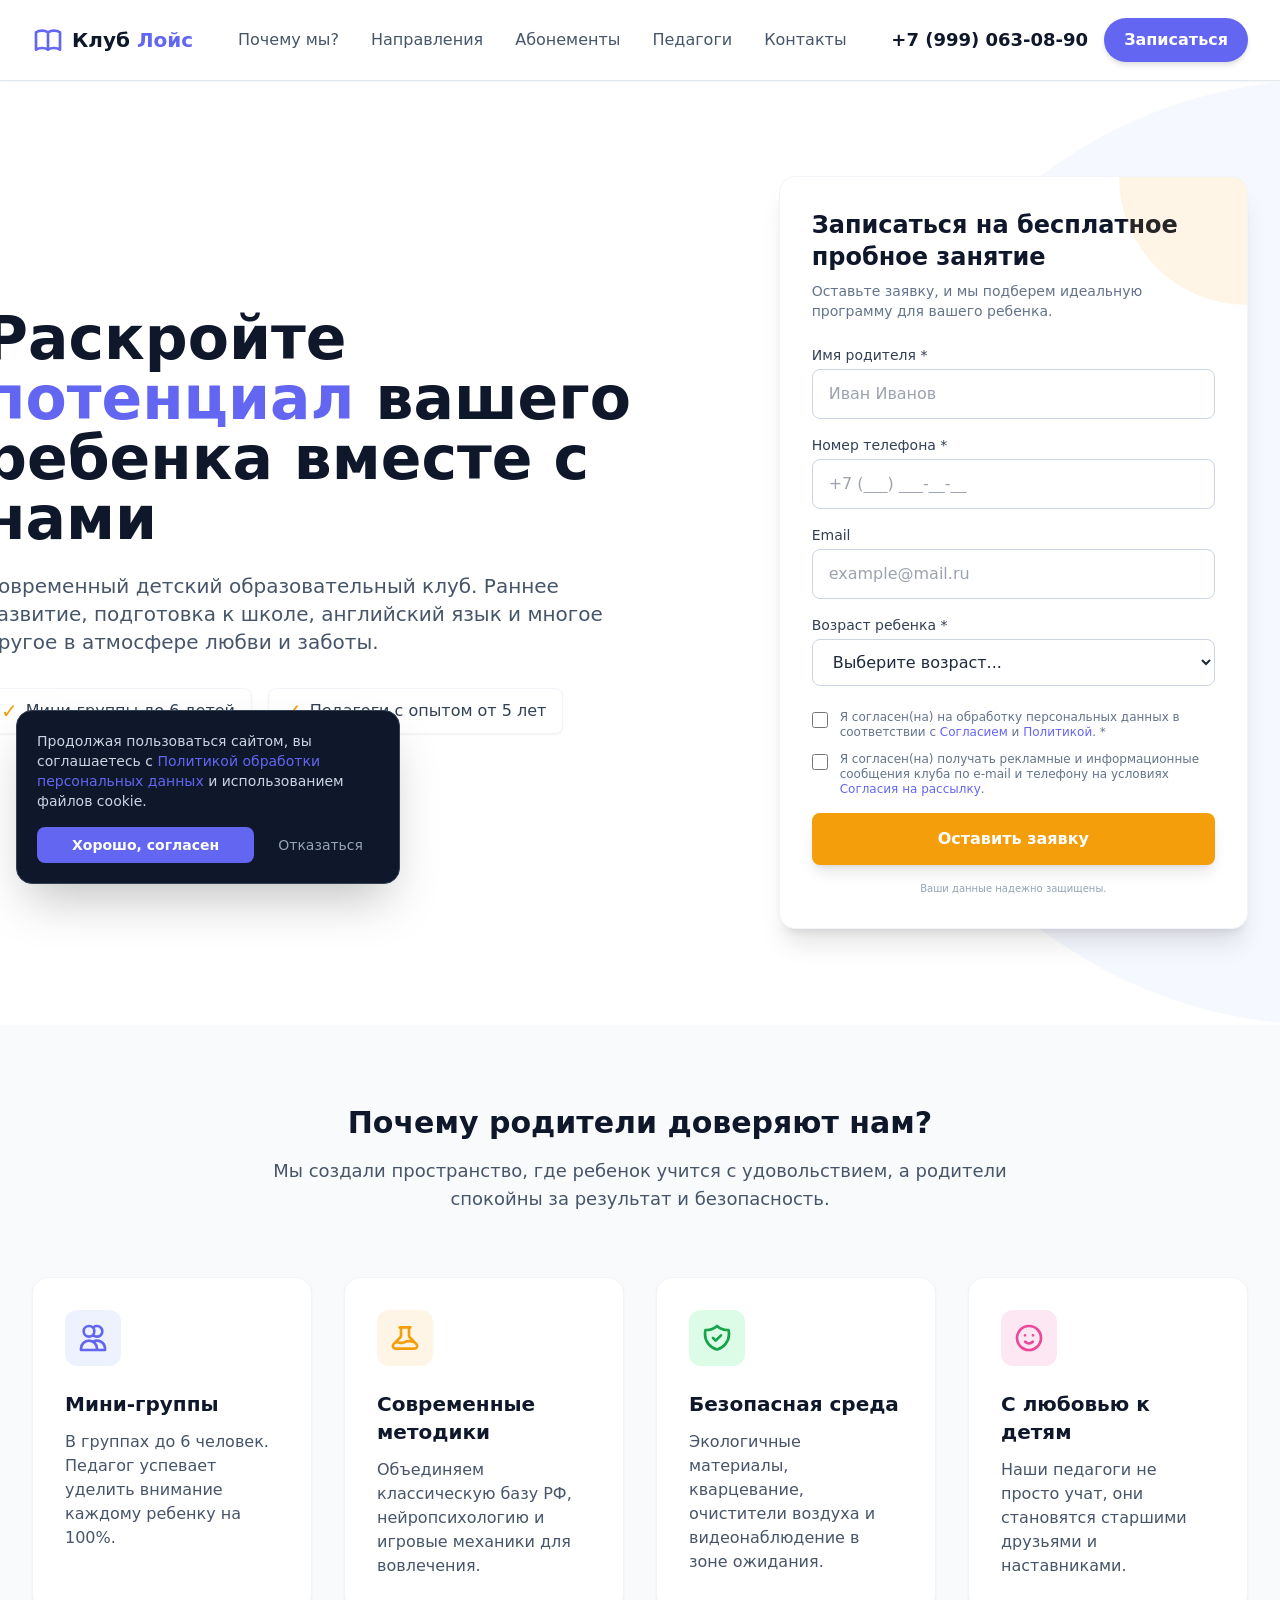
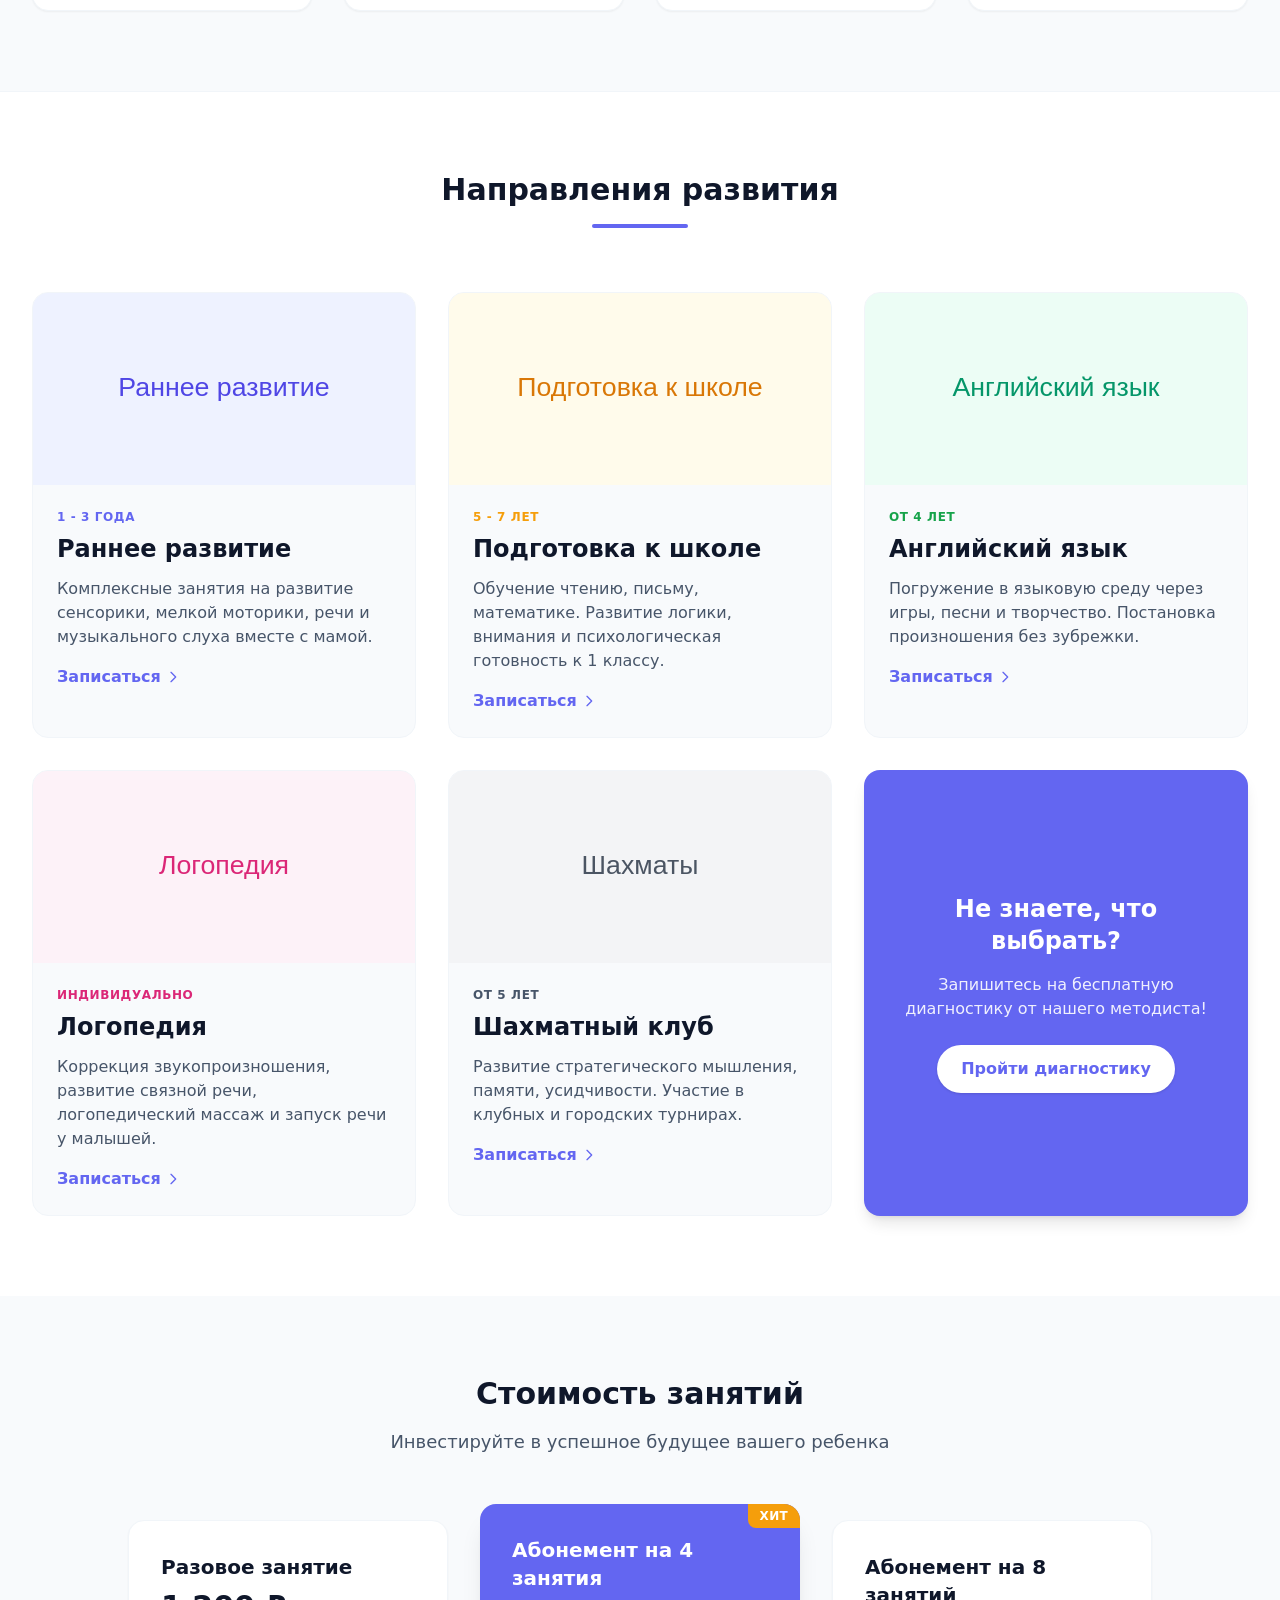
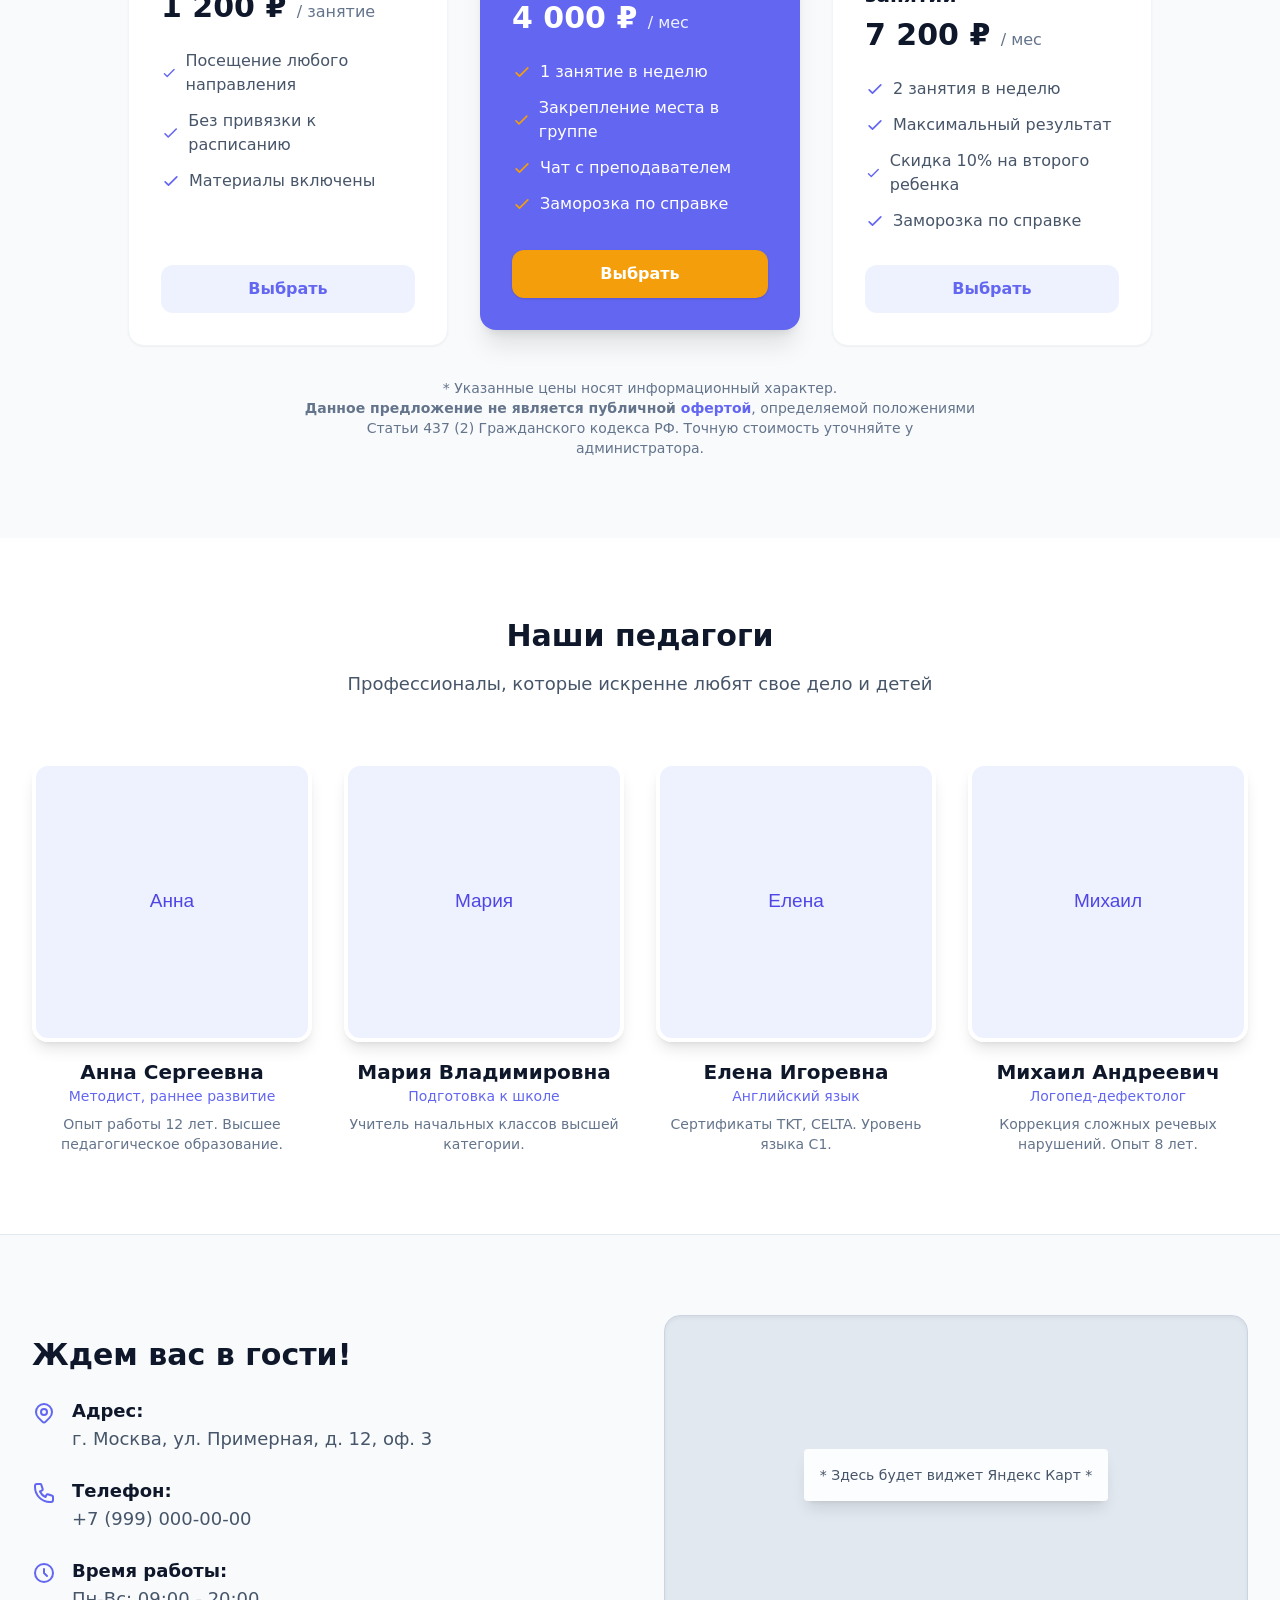
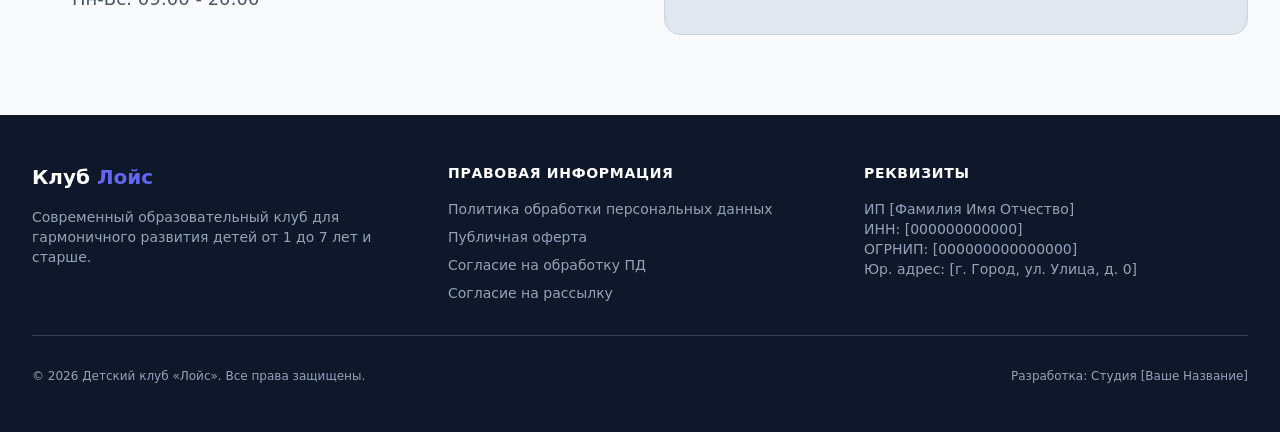
<file: index.html>
<!DOCTYPE html>
<html lang="ru" class="scroll-smooth scroll-pt-20">
<head>
    <meta charset="UTF-8">
    <meta name="viewport" content="width=device-width, initial-scale=1.0">
    <title>Детский клуб «Лойс» | Развитие, шахматы, английский, подготовка к школе</title>
    <meta name="description" content="1Современный детский образовательный клуб. Раннее развитие, подготовка к школе, английский язык, шахматы и логопедия. Запишитесь на пробное занятие!">
    
    <link rel="stylesheet" href="assets/tailwind.css">
    <style>
        /* Базовые стили и кастомный скроллбар */
                body { font-family: system-ui, -apple-system, 'Segoe UI', Roboto, Arial, sans-serif; -webkit-font-smoothing: antialiased; }
        
        ::-webkit-scrollbar { width: 8px; }
        ::-webkit-scrollbar-track { background: #f1f1f1; }
        ::-webkit-scrollbar-thumb { background: #cbd5e1; border-radius: 4px; }
        ::-webkit-scrollbar-thumb:hover { background: #94a3b8; }

        .glass-effect {
            background: rgba(255, 255, 255, 0.95);
            backdrop-filter: blur(10px);
        }
        
        /* Скрытие секций для SPA-роутинга */
        .page-section { display: none; }
        .page-section.active { display: block; animation: fadeIn 0.3s ease-in-out; }
        
        @keyframes fadeIn {
            from { opacity: 0; transform: translateY(10px); }
            to { opacity: 1; transform: translateY(0); }
        }
    </style>

    <!-- Яндекс Метрика подключается скриптом ниже только после согласия на cookie -->
</head>
<body class="bg-slate-50 text-slate-800">

    <!-- HEADER -->
    <header class="fixed w-full top-0 z-50 glass-effect border-b border-slate-200 shadow-sm transition-all">
        <div class="max-w-7xl mx-auto px-4 sm:px-6 lg:px-8">
            <div class="flex justify-between items-center h-20">
                <!-- Логотип -->
                <div class="flex-shrink-0 flex items-center cursor-pointer" onclick="navigate('home')">
                    <svg class="h-8 w-8 text-brand" fill="none" viewBox="0 0 24 24" stroke="currentColor" stroke-width="2">
                        <path stroke-linecap="round" stroke-linejoin="round" d="M12 6.253v13m0-13C10.832 5.477 9.246 5 7.5 5S4.168 5.477 3 6.253v13C4.168 18.477 5.754 18 7.5 18s3.332.477 4.5 1.253m0-13C13.168 5.477 14.754 5 16.5 5c1.747 0 3.332.477 4.5 1.253v13C19.832 18.477 18.247 18 16.5 18c-1.746 0-3.332.477-4.5 1.253" />
                    </svg>
                    <span class="ml-2 text-xl font-bold text-slate-900">Клуб <span class="text-brand">Лойс</span></span>
                </div>

                <!-- Десктопное меню -->
                <nav class="hidden md:flex space-x-8">
                    <a href="#why-us" class="text-slate-600 hover:text-brand font-medium transition" onclick="navigate('home', 'why-us'); return false;">Почему мы?</a>
                    <a href="#directions" class="text-slate-600 hover:text-brand font-medium transition" onclick="navigate('home', 'directions'); return false;">Направления</a>
                    <a href="#prices" class="text-slate-600 hover:text-brand font-medium transition" onclick="navigate('home', 'prices'); return false;">Абонементы</a>
                    <a href="#team" class="text-slate-600 hover:text-brand font-medium transition" onclick="navigate('home', 'team'); return false;">Педагоги</a>
                    <a href="#contacts" class="text-slate-600 hover:text-brand font-medium transition" onclick="navigate('home', 'contacts'); return false;">Контакты</a>
                </nav>

                <!-- Телефон и Кнопка -->
                <div class="hidden md:flex items-center space-x-4">
                    <a href="tel:+79376010310" class="text-lg font-bold text-slate-900">+7 (999) 063-08-90</a>
                    <a href="#lead-form" class="bg-brand hover:bg-brand-dark text-white px-5 py-2.5 rounded-full font-semibold shadow-md hover:shadow-lg transition transform hover:-translate-y-0.5" onclick="navigate('home', 'lead-form'); return false;">
                        Записаться
                    </a>
                </div>

                <!-- Бургер кнопка (Мобильный) -->
                <div class="md:hidden flex items-center">
                    <button id="mobile-menu-btn" class="text-slate-600 hover:text-brand focus:outline-none p-2">
                        <svg class="h-7 w-7" fill="none" viewBox="0 0 24 24" stroke="currentColor">
                            <path stroke-linecap="round" stroke-linejoin="round" stroke-width="2" d="M4 6h16M4 12h16M4 18h16" />
                        </svg>
                    </button>
                </div>
            </div>
        </div>

        <!-- Мобильное меню -->
        <div id="mobile-menu" class="hidden md:hidden bg-white border-t border-slate-100 shadow-xl absolute w-full">
            <div class="px-4 pt-2 pb-6 space-y-2">
                <a href="#why-us" class="block px-3 py-3 text-base font-medium text-slate-700 hover:bg-brand-light hover:text-brand rounded-lg" onclick="closeMobileMenu(); navigate('home', 'why-us'); return false;">Почему мы?</a>
                <a href="#directions" class="block px-3 py-3 text-base font-medium text-slate-700 hover:bg-brand-light hover:text-brand rounded-lg" onclick="closeMobileMenu(); navigate('home', 'directions'); return false;">Направления</a>
                <a href="#prices" class="block px-3 py-3 text-base font-medium text-slate-700 hover:bg-brand-light hover:text-brand rounded-lg" onclick="closeMobileMenu(); navigate('home', 'prices'); return false;">Абонементы</a>
                <a href="#team" class="block px-3 py-3 text-base font-medium text-slate-700 hover:bg-brand-light hover:text-brand rounded-lg" onclick="closeMobileMenu(); navigate('home', 'team'); return false;">Педагоги</a>
                <a href="#contacts" class="block px-3 py-3 text-base font-medium text-slate-700 hover:bg-brand-light hover:text-brand rounded-lg" onclick="closeMobileMenu(); navigate('home', 'contacts'); return false;">Контакты</a>
                <a href="tel:+79376010310" class="block px-3 py-3 text-lg font-bold text-brand rounded-lg">+7 (999) 063-08-90</a>
            </div>
        </div>
    </header>

    <!-- ================= MAIN PAGE (LANDING) ================= -->
    <main id="home" class="page-section active pt-20">
        
        <!-- 1. HERO SECTION & FORM -->
        <section class="relative bg-white overflow-hidden">
            <div class="absolute inset-y-0 right-0 w-1/2 bg-brand-light rounded-l-full opacity-50 transform translate-x-1/3"></div>
            
            <div class="max-w-7xl mx-auto px-4 sm:px-6 lg:px-8 py-16 lg:py-24 relative z-10">
                <div class="lg:grid lg:grid-cols-12 lg:gap-16 items-center">
                    
                    <!-- Текст -->
                    <div class="lg:col-span-7 mb-12 lg:mb-0 lg:-mt-16 lg:-ml-8 xl:-ml-12">
                        <h1 class="text-4xl sm:text-5xl lg:text-6xl font-extrabold text-slate-900 leading-tight mb-6">
                            Раскройте <span class="text-brand">потенциал</span> вашего ребенка вместе с нами
                        </h1>
                        <p class="text-lg sm:text-xl text-slate-600 mb-8 max-w-2xl leading-relaxed">
                            Современный детский образовательный клуб. Раннее развитие, подготовка к школе, английский язык и многое другое в атмосфере любви и заботы.
                        </p>
                        <div class="flex flex-wrap gap-4">
                            <div class="flex items-center text-slate-700 font-medium bg-white px-4 py-2 rounded-lg shadow-sm border border-slate-100">
                                <span class="text-accent text-xl mr-2">✓</span> Мини-группы до 6 детей
                            </div>
                            <div class="flex items-center text-slate-700 font-medium bg-white px-4 py-2 rounded-lg shadow-sm border border-slate-100">
                                <span class="text-accent text-xl mr-2">✓</span> Педагоги с опытом от 5 лет
                            </div>
                        </div>
                    </div>

                    <!-- Форма заявки -->
                    <div class="lg:col-span-5" id="lead-form">
                        <div class="bg-white rounded-2xl shadow-xl border border-slate-100 p-8 relative overflow-hidden">
                            <div class="absolute top-0 right-0 w-32 h-32 bg-accent opacity-10 rounded-bl-full"></div>
                            
                            <h3 class="text-2xl font-bold text-slate-900 mb-2">Записаться на бесплатное пробное занятие</h3>
                            <p class="text-slate-500 mb-6 text-sm">Оставьте заявку, и мы подберем идеальную программу для вашего ребенка.</p>
                            
                            <!-- Важно: форма без иностранных сервисов, отправка перехватывается JS -->
                            <form id="main-application-form" class="space-y-4">
                                <div>
                                    <label for="parent_name" class="block text-sm font-medium text-slate-700 mb-1">Имя родителя *</label>
                                    <input type="text" id="parent_name" name="parent_name" required class="w-full px-4 py-3 rounded-lg border border-slate-300 focus:ring-2 focus:ring-brand focus:border-brand transition outline-none" placeholder="Иван Иванов">
                                </div>
                                <div>
                                    <label for="phone" class="block text-sm font-medium text-slate-700 mb-1">Номер телефона *</label>
                                    <input type="tel" id="phone" name="phone" required class="w-full px-4 py-3 rounded-lg border border-slate-300 focus:ring-2 focus:ring-brand focus:border-brand transition outline-none" placeholder="+7 (___) ___-__-__">
                                </div>
                                <div>
                                    <label for="email" class="block text-sm font-medium text-slate-700 mb-1">Email</label>
                                    <input type="email" id="email" name="email" class="w-full px-4 py-3 rounded-lg border border-slate-300 focus:ring-2 focus:ring-brand focus:border-brand transition outline-none" placeholder="example@mail.ru">
                                </div>
                                <div>
                                    <label for="child_age" class="block text-sm font-medium text-slate-700 mb-1">Возраст ребенка *</label>
                                    <select id="child_age" name="child_age" required class="w-full px-4 py-3 rounded-lg border border-slate-300 focus:ring-2 focus:ring-brand focus:border-brand transition outline-none bg-white">
                                        <option value="">Выберите возраст...</option>
                                        <option value="1-3">От 1 до 3 лет (Раннее развитие)</option>
                                        <option value="4-5">4-5 лет</option>
                                        <option value="5-7">5-7 лет (Подготовка к школе)</option>
                                        <option value="7+">Старше 7 лет</option>
                                    </select>
                                </div>
                                
                                <!-- ЮРИДИЧЕСКИЕ ЧЕКБОКСЫ -->
                                <div class="space-y-3 pt-2">
                                    <!-- Чекбокс 1: Обработка ПД (Обязательный, НЕ предзаполнен) -->
                                    <div class="flex items-start">
                                        <div class="flex items-center h-5">
                                            <input id="pd_agreement" name="pd_agreement" type="checkbox" required class="w-4 h-4 text-brand border-slate-300 rounded focus:ring-brand">
                                        </div>
                                        <label for="pd_agreement" class="ml-3 text-xs text-slate-500 leading-tight">
                                            Я согласен(на) на обработку персональных данных в соответствии с <a href="consent.html" target="_blank" class="text-brand hover:underline font-medium">Согласием</a> и <a href="privacy.html" target="_blank" class="text-brand hover:underline font-medium">Политикой</a>. *
                                        </label>
                                    </div>
                                    <!-- Чекбокс 2: Рекламная рассылка (Опциональный, НЕ предзаполнен) -->
                                    <div class="flex items-start">
                                        <div class="flex items-center h-5">
                                            <input id="promo_agreement" name="promo_agreement" type="checkbox" class="w-4 h-4 text-brand border-slate-300 rounded focus:ring-brand">
                                        </div>
                                        <label for="promo_agreement" class="ml-3 text-xs text-slate-500 leading-tight">
                                            Я согласен(на) получать рекламные и информационные сообщения клуба по e-mail и телефону на условиях <a href="consent-mailing.html" target="_blank" class="text-brand hover:underline font-medium">Согласия на рассылку</a>.
                                        </label>
                                    </div>
                                </div>

                                <button type="submit" class="w-full bg-accent hover:bg-accent-dark text-white font-bold py-3.5 px-4 rounded-lg shadow-lg hover:shadow-xl transition transform hover:-translate-y-0.5 mt-2">
                                    Оставить заявку
                                </button>
                                <p class="text-[10px] text-slate-400 text-center mt-2">Ваши данные надежно защищены.</p>
                            </form>
                            
                            <!-- Сообщение об успехе (скрыто) -->
                            <div id="form-success" class="hidden absolute inset-0 bg-white flex-col items-center justify-center p-8 text-center">
                                <div class="w-16 h-16 bg-green-100 rounded-full flex items-center justify-center mb-4 text-green-500">
                                    <svg class="w-8 h-8" fill="none" viewBox="0 0 24 24" stroke="currentColor"><path stroke-linecap="round" stroke-linejoin="round" stroke-width="2" d="M5 13l4 4L19 7"></path></svg>
                                </div>
                                <h4 class="text-2xl font-bold text-slate-900 mb-2">Заявка отправлена!</h4>
                                <p class="text-slate-600 mb-6">Мы свяжемся с вами в течение 15 минут в рабочее время.</p>
                                <button onclick="document.getElementById('form-success').classList.add('hidden');document.getElementById('form-success').classList.remove('flex'); document.getElementById('main-application-form').reset();" class="text-brand font-medium hover:underline">Отправить еще одну</button>
                            </div>
                        </div>
                    </div>
                </div>
            </div>
        </section>

        <!-- 2. ПОЧЕМУ МЫ? -->
        <section id="why-us" class="py-20 bg-slate-50">
            <div class="max-w-7xl mx-auto px-4 sm:px-6 lg:px-8">
                <div class="text-center max-w-3xl mx-auto mb-16">
                    <h2 class="text-3xl font-bold text-slate-900 mb-4">Почему родители доверяют нам?</h2>
                    <p class="text-lg text-slate-600">Мы создали пространство, где ребенок учится с удовольствием, а родители спокойны за результат и безопасность.</p>
                </div>
                
                <div class="grid md:grid-cols-2 lg:grid-cols-4 gap-8">
                    <!-- Card 1 -->
                    <div class="bg-white p-8 rounded-2xl shadow-sm border border-slate-100 hover:shadow-md transition">
                        <div class="w-14 h-14 bg-brand-light rounded-xl flex items-center justify-center text-brand mb-6">
                            <svg class="w-8 h-8" fill="none" viewBox="0 0 24 24" stroke="currentColor"><path stroke-linecap="round" stroke-linejoin="round" stroke-width="2" d="M12 4.354a4 4 0 110 5.292M15 21H3v-1a6 6 0 0112 0v1zm0 0h6v-1a6 6 0 00-9-5.197M13 7a4 4 0 11-8 0 4 4 0 018 0z"></path></svg>
                        </div>
                        <h3 class="text-xl font-bold text-slate-900 mb-3">Мини-группы</h3>
                        <p class="text-slate-600">В группах до 6 человек. Педагог успевает уделить внимание каждому ребенку на 100%.</p>
                    </div>
                    <!-- Card 2 -->
                    <div class="bg-white p-8 rounded-2xl shadow-sm border border-slate-100 hover:shadow-md transition">
                        <div class="w-14 h-14 bg-accent/10 rounded-xl flex items-center justify-center text-accent mb-6">
                            <svg class="w-8 h-8" fill="none" viewBox="0 0 24 24" stroke="currentColor"><path stroke-linecap="round" stroke-linejoin="round" stroke-width="2" d="M19.428 15.428a2 2 0 00-1.022-.547l-2.387-.477a6 6 0 00-3.86.517l-.318.158a6 6 0 01-3.86.517L6.05 15.21a2 2 0 00-1.806.547M8 4h8l-1 1v5.172a2 2 0 00.586 1.414l5 5c1.26 1.26.367 3.414-1.415 3.414H4.828c-1.782 0-2.674-2.154-1.414-3.414l5-5A2 2 0 009 10.172V5L8 4z"></path></svg>
                        </div>
                        <h3 class="text-xl font-bold text-slate-900 mb-3">Современные методики</h3>
                        <p class="text-slate-600">Объединяем классическую базу РФ, нейропсихологию и игровые механики для вовлечения.</p>
                    </div>
                    <!-- Card 3 -->
                    <div class="bg-white p-8 rounded-2xl shadow-sm border border-slate-100 hover:shadow-md transition">
                        <div class="w-14 h-14 bg-green-100 rounded-xl flex items-center justify-center text-green-600 mb-6">
                            <svg class="w-8 h-8" fill="none" viewBox="0 0 24 24" stroke="currentColor"><path stroke-linecap="round" stroke-linejoin="round" stroke-width="2" d="M9 12l2 2 4-4m5.618-4.016A11.955 11.955 0 0112 2.944a11.955 11.955 0 01-8.618 3.04A12.02 12.02 0 003 9c0 5.591 3.824 10.29 9 11.622 5.176-1.332 9-6.03 9-11.622 0-1.042-.133-2.052-.382-3.016z"></path></svg>
                        </div>
                        <h3 class="text-xl font-bold text-slate-900 mb-3">Безопасная среда</h3>
                        <p class="text-slate-600">Экологичные материалы, кварцевание, очистители воздуха и видеонаблюдение в зоне ожидания.</p>
                    </div>
                    <!-- Card 4 -->
                    <div class="bg-white p-8 rounded-2xl shadow-sm border border-slate-100 hover:shadow-md transition">
                        <div class="w-14 h-14 bg-pink-100 rounded-xl flex items-center justify-center text-pink-500 mb-6">
                            <svg class="w-8 h-8" fill="none" viewBox="0 0 24 24" stroke="currentColor"><path stroke-linecap="round" stroke-linejoin="round" stroke-width="2" d="M14.828 14.828a4 4 0 01-5.656 0M9 10h.01M15 10h.01M21 12a9 9 0 11-18 0 9 9 0 0118 0z"></path></svg>
                        </div>
                        <h3 class="text-xl font-bold text-slate-900 mb-3">С любовью к детям</h3>
                        <p class="text-slate-600">Наши педагоги не просто учат, они становятся старшими друзьями и наставниками.</p>
                    </div>
                </div>
            </div>
        </section>

        <!-- 3. НАПРАВЛЕНИЯ -->
        <section id="directions" class="py-20 bg-white border-t border-slate-100">
            <div class="max-w-7xl mx-auto px-4 sm:px-6 lg:px-8">
                <div class="text-center mb-16">
                    <h2 class="text-3xl font-bold text-slate-900 mb-4">Направления развития</h2>
                    <div class="w-24 h-1 bg-brand mx-auto rounded-full"></div>
                </div>

                <div class="grid md:grid-cols-2 lg:grid-cols-3 gap-8">
                    <!-- Направление 1 -->
                    <div class="group bg-slate-50 rounded-2xl overflow-hidden border border-slate-100 hover:shadow-xl transition duration-300">
                        <img src="data:image/svg+xml,%3Csvg%20xmlns%3D%22http%3A//www.w3.org/2000/svg%22%20width%3D%22600%22%20height%3D%22400%22%3E%3Crect%20width%3D%22100%25%22%20height%3D%22100%25%22%20fill%3D%22%23eef2ff%22/%3E%3Ctext%20x%3D%2250%25%22%20y%3D%2250%25%22%20fill%3D%22%234f46e5%22%20font-family%3D%22Arial%22%20font-size%3D%2242%22%20text-anchor%3D%22middle%22%20dominant-baseline%3D%22middle%22%3E%D0%A0%D0%B0%D0%BD%D0%BD%D0%B5%D0%B5%20%D1%80%D0%B0%D0%B7%D0%B2%D0%B8%D1%82%D0%B8%D0%B5%3C/text%3E%3C/svg%3E" alt="Раннее развитие" class="w-full h-48 object-cover group-hover:scale-105 transition duration-500">
                        <div class="p-6">
                            <div class="text-xs font-bold text-brand tracking-wider uppercase mb-2">1 - 3 года</div>
                            <h3 class="text-2xl font-bold text-slate-900 mb-3">Раннее развитие</h3>
                            <p class="text-slate-600 mb-4">Комплексные занятия на развитие сенсорики, мелкой моторики, речи и музыкального слуха вместе с мамой.</p>
                            <a href="#lead-form" class="text-brand font-semibold hover:text-brand-dark flex items-center">Записаться <svg class="w-4 h-4 ml-1" fill="none" viewBox="0 0 24 24" stroke="currentColor"><path stroke-linecap="round" stroke-linejoin="round" stroke-width="2" d="M9 5l7 7-7 7"></path></svg></a>
                        </div>
                    </div>
                    <!-- Направление 2 -->
                    <div class="group bg-slate-50 rounded-2xl overflow-hidden border border-slate-100 hover:shadow-xl transition duration-300">
                        <img src="data:image/svg+xml,%3Csvg%20xmlns%3D%22http%3A//www.w3.org/2000/svg%22%20width%3D%22600%22%20height%3D%22400%22%3E%3Crect%20width%3D%22100%25%22%20height%3D%22100%25%22%20fill%3D%22%23fffbeb%22/%3E%3Ctext%20x%3D%2250%25%22%20y%3D%2250%25%22%20fill%3D%22%23d97706%22%20font-family%3D%22Arial%22%20font-size%3D%2242%22%20text-anchor%3D%22middle%22%20dominant-baseline%3D%22middle%22%3E%D0%9F%D0%BE%D0%B4%D0%B3%D0%BE%D1%82%D0%BE%D0%B2%D0%BA%D0%B0%20%D0%BA%20%D1%88%D0%BA%D0%BE%D0%BB%D0%B5%3C/text%3E%3C/svg%3E" alt="Подготовка к школе" class="w-full h-48 object-cover group-hover:scale-105 transition duration-500">
                        <div class="p-6">
                            <div class="text-xs font-bold text-accent tracking-wider uppercase mb-2">5 - 7 лет</div>
                            <h3 class="text-2xl font-bold text-slate-900 mb-3">Подготовка к школе</h3>
                            <p class="text-slate-600 mb-4">Обучение чтению, письму, математике. Развитие логики, внимания и психологическая готовность к 1 классу.</p>
                            <a href="#lead-form" class="text-brand font-semibold hover:text-brand-dark flex items-center">Записаться <svg class="w-4 h-4 ml-1" fill="none" viewBox="0 0 24 24" stroke="currentColor"><path stroke-linecap="round" stroke-linejoin="round" stroke-width="2" d="M9 5l7 7-7 7"></path></svg></a>
                        </div>
                    </div>
                    <!-- Направление 3 -->
                    <div class="group bg-slate-50 rounded-2xl overflow-hidden border border-slate-100 hover:shadow-xl transition duration-300">
                        <img src="data:image/svg+xml,%3Csvg%20xmlns%3D%22http%3A//www.w3.org/2000/svg%22%20width%3D%22600%22%20height%3D%22400%22%3E%3Crect%20width%3D%22100%25%22%20height%3D%22100%25%22%20fill%3D%22%23ecfdf5%22/%3E%3Ctext%20x%3D%2250%25%22%20y%3D%2250%25%22%20fill%3D%22%23059669%22%20font-family%3D%22Arial%22%20font-size%3D%2242%22%20text-anchor%3D%22middle%22%20dominant-baseline%3D%22middle%22%3E%D0%90%D0%BD%D0%B3%D0%BB%D0%B8%D0%B9%D1%81%D0%BA%D0%B8%D0%B9%20%D1%8F%D0%B7%D1%8B%D0%BA%3C/text%3E%3C/svg%3E" alt="Английский язык" class="w-full h-48 object-cover group-hover:scale-105 transition duration-500">
                        <div class="p-6">
                            <div class="text-xs font-bold text-green-600 tracking-wider uppercase mb-2">От 4 лет</div>
                            <h3 class="text-2xl font-bold text-slate-900 mb-3">Английский язык</h3>
                            <p class="text-slate-600 mb-4">Погружение в языковую среду через игры, песни и творчество. Постановка произношения без зубрежки.</p>
                            <a href="#lead-form" class="text-brand font-semibold hover:text-brand-dark flex items-center">Записаться <svg class="w-4 h-4 ml-1" fill="none" viewBox="0 0 24 24" stroke="currentColor"><path stroke-linecap="round" stroke-linejoin="round" stroke-width="2" d="M9 5l7 7-7 7"></path></svg></a>
                        </div>
                    </div>
                    <!-- Направление 4 -->
                    <div class="group bg-slate-50 rounded-2xl overflow-hidden border border-slate-100 hover:shadow-xl transition duration-300">
                        <img src="data:image/svg+xml,%3Csvg%20xmlns%3D%22http%3A//www.w3.org/2000/svg%22%20width%3D%22600%22%20height%3D%22400%22%3E%3Crect%20width%3D%22100%25%22%20height%3D%22100%25%22%20fill%3D%22%23fdf2f8%22/%3E%3Ctext%20x%3D%2250%25%22%20y%3D%2250%25%22%20fill%3D%22%23db2777%22%20font-family%3D%22Arial%22%20font-size%3D%2242%22%20text-anchor%3D%22middle%22%20dominant-baseline%3D%22middle%22%3E%D0%9B%D0%BE%D0%B3%D0%BE%D0%BF%D0%B5%D0%B4%D0%B8%D1%8F%3C/text%3E%3C/svg%3E" alt="Логопедия" class="w-full h-48 object-cover group-hover:scale-105 transition duration-500">
                        <div class="p-6">
                            <div class="text-xs font-bold text-pink-600 tracking-wider uppercase mb-2">Индивидуально</div>
                            <h3 class="text-2xl font-bold text-slate-900 mb-3">Логопедия</h3>
                            <p class="text-slate-600 mb-4">Коррекция звукопроизношения, развитие связной речи, логопедический массаж и запуск речи у малышей.</p>
                            <a href="#lead-form" class="text-brand font-semibold hover:text-brand-dark flex items-center">Записаться <svg class="w-4 h-4 ml-1" fill="none" viewBox="0 0 24 24" stroke="currentColor"><path stroke-linecap="round" stroke-linejoin="round" stroke-width="2" d="M9 5l7 7-7 7"></path></svg></a>
                        </div>
                    </div>
                    <!-- Направление 5 -->
                    <div class="group bg-slate-50 rounded-2xl overflow-hidden border border-slate-100 hover:shadow-xl transition duration-300">
                        <img src="data:image/svg+xml,%3Csvg%20xmlns%3D%22http%3A//www.w3.org/2000/svg%22%20width%3D%22600%22%20height%3D%22400%22%3E%3Crect%20width%3D%22100%25%22%20height%3D%22100%25%22%20fill%3D%22%23f3f4f6%22/%3E%3Ctext%20x%3D%2250%25%22%20y%3D%2250%25%22%20fill%3D%22%234b5563%22%20font-family%3D%22Arial%22%20font-size%3D%2242%22%20text-anchor%3D%22middle%22%20dominant-baseline%3D%22middle%22%3E%D0%A8%D0%B0%D1%85%D0%BC%D0%B0%D1%82%D1%8B%3C/text%3E%3C/svg%3E" alt="Шахматы" class="w-full h-48 object-cover group-hover:scale-105 transition duration-500">
                        <div class="p-6">
                            <div class="text-xs font-bold text-slate-600 tracking-wider uppercase mb-2">От 5 лет</div>
                            <h3 class="text-2xl font-bold text-slate-900 mb-3">Шахматный клуб</h3>
                            <p class="text-slate-600 mb-4">Развитие стратегического мышления, памяти, усидчивости. Участие в клубных и городских турнирах.</p>
                            <a href="#lead-form" class="text-brand font-semibold hover:text-brand-dark flex items-center">Записаться <svg class="w-4 h-4 ml-1" fill="none" viewBox="0 0 24 24" stroke="currentColor"><path stroke-linecap="round" stroke-linejoin="round" stroke-width="2" d="M9 5l7 7-7 7"></path></svg></a>
                        </div>
                    </div>
                    <!-- CTA Блок -->
                    <div class="bg-brand rounded-2xl overflow-hidden flex flex-col justify-center items-center text-center p-8 text-white shadow-lg">
                        <h3 class="text-2xl font-bold mb-4">Не знаете, что выбрать?</h3>
                        <p class="mb-6 opacity-90">Запишитесь на бесплатную диагностику от нашего методиста!</p>
                        <a href="#lead-form" class="bg-white text-brand px-6 py-3 rounded-full font-bold hover:bg-slate-100 transition shadow">Пройти диагностику</a>
                    </div>
                </div>
            </div>
        </section>

        <!-- 4. АБОНЕМЕНТЫ (ЦЕНЫ) -->
        <section id="prices" class="py-20 bg-slate-50">
            <div class="max-w-7xl mx-auto px-4 sm:px-6 lg:px-8">
                <div class="text-center mb-16">
                    <h2 class="text-3xl font-bold text-slate-900 mb-4">Стоимость занятий</h2>
                    <p class="text-lg text-slate-600">Инвестируйте в успешное будущее вашего ребенка</p>
                </div>

                <div class="grid md:grid-cols-3 gap-8 max-w-5xl mx-auto">
                    <!-- Разовое -->
                    <div class="bg-white rounded-2xl shadow-sm border border-slate-100 p-8 flex flex-col hover:border-brand hover:shadow-lg transition">
                        <h3 class="text-xl font-bold text-slate-900 mb-2">Разовое занятие</h3>
                        <div class="text-3xl font-extrabold text-slate-900 mb-6">1 200 ₽ <span class="text-base font-normal text-slate-500">/ занятие</span></div>
                        <ul class="space-y-3 mb-8 flex-1">
                            <li class="flex items-center text-slate-600"><svg class="w-5 h-5 text-brand mr-2" fill="none" viewBox="0 0 24 24" stroke="currentColor"><path stroke-linecap="round" stroke-linejoin="round" stroke-width="2" d="M5 13l4 4L19 7"></path></svg> Посещение любого направления</li>
                            <li class="flex items-center text-slate-600"><svg class="w-5 h-5 text-brand mr-2" fill="none" viewBox="0 0 24 24" stroke="currentColor"><path stroke-linecap="round" stroke-linejoin="round" stroke-width="2" d="M5 13l4 4L19 7"></path></svg> Без привязки к расписанию</li>
                            <li class="flex items-center text-slate-600"><svg class="w-5 h-5 text-brand mr-2" fill="none" viewBox="0 0 24 24" stroke="currentColor"><path stroke-linecap="round" stroke-linejoin="round" stroke-width="2" d="M5 13l4 4L19 7"></path></svg> Материалы включены</li>
                        </ul>
                        <a href="#lead-form" class="w-full block text-center bg-brand-light text-brand font-bold py-3 rounded-xl hover:bg-brand hover:text-white transition">Выбрать</a>
                    </div>
                    
                    <!-- Абонемент 4 (Популярный) -->
                    <div class="bg-brand rounded-2xl shadow-xl border-none p-8 flex flex-col transform md:-translate-y-4 relative">
                        <div class="absolute top-0 right-0 bg-accent text-white text-xs font-bold px-3 py-1 rounded-bl-lg rounded-tr-2xl uppercase tracking-wide">Хит</div>
                        <h3 class="text-xl font-bold text-white mb-2">Абонемент на 4 занятия</h3>
                        <div class="text-3xl font-extrabold text-white mb-6">4 000 ₽ <span class="text-base font-normal text-brand-light">/ мес</span></div>
                        <ul class="space-y-3 mb-8 flex-1">
                            <li class="flex items-center text-white"><svg class="w-5 h-5 text-accent mr-2" fill="none" viewBox="0 0 24 24" stroke="currentColor"><path stroke-linecap="round" stroke-linejoin="round" stroke-width="2" d="M5 13l4 4L19 7"></path></svg> 1 занятие в неделю</li>
                            <li class="flex items-center text-white"><svg class="w-5 h-5 text-accent mr-2" fill="none" viewBox="0 0 24 24" stroke="currentColor"><path stroke-linecap="round" stroke-linejoin="round" stroke-width="2" d="M5 13l4 4L19 7"></path></svg> Закрепление места в группе</li>
                            <li class="flex items-center text-white"><svg class="w-5 h-5 text-accent mr-2" fill="none" viewBox="0 0 24 24" stroke="currentColor"><path stroke-linecap="round" stroke-linejoin="round" stroke-width="2" d="M5 13l4 4L19 7"></path></svg> Чат с преподавателем</li>
                            <li class="flex items-center text-white"><svg class="w-5 h-5 text-accent mr-2" fill="none" viewBox="0 0 24 24" stroke="currentColor"><path stroke-linecap="round" stroke-linejoin="round" stroke-width="2" d="M5 13l4 4L19 7"></path></svg> Заморозка по справке</li>
                        </ul>
                        <a href="#lead-form" class="w-full block text-center bg-accent hover:bg-accent-dark text-white font-bold py-3 rounded-xl transition shadow">Выбрать</a>
                    </div>

                    <!-- Абонемент 8 -->
                    <div class="bg-white rounded-2xl shadow-sm border border-slate-100 p-8 flex flex-col hover:border-brand hover:shadow-lg transition">
                        <h3 class="text-xl font-bold text-slate-900 mb-2">Абонемент на 8 занятий</h3>
                        <div class="text-3xl font-extrabold text-slate-900 mb-6">7 200 ₽ <span class="text-base font-normal text-slate-500">/ мес</span></div>
                        <ul class="space-y-3 mb-8 flex-1">
                            <li class="flex items-center text-slate-600"><svg class="w-5 h-5 text-brand mr-2" fill="none" viewBox="0 0 24 24" stroke="currentColor"><path stroke-linecap="round" stroke-linejoin="round" stroke-width="2" d="M5 13l4 4L19 7"></path></svg> 2 занятия в неделю</li>
                            <li class="flex items-center text-slate-600"><svg class="w-5 h-5 text-brand mr-2" fill="none" viewBox="0 0 24 24" stroke="currentColor"><path stroke-linecap="round" stroke-linejoin="round" stroke-width="2" d="M5 13l4 4L19 7"></path></svg> Максимальный результат</li>
                            <li class="flex items-center text-slate-600"><svg class="w-5 h-5 text-brand mr-2" fill="none" viewBox="0 0 24 24" stroke="currentColor"><path stroke-linecap="round" stroke-linejoin="round" stroke-width="2" d="M5 13l4 4L19 7"></path></svg> Скидка 10% на второго ребенка</li>
                            <li class="flex items-center text-slate-600"><svg class="w-5 h-5 text-brand mr-2" fill="none" viewBox="0 0 24 24" stroke="currentColor"><path stroke-linecap="round" stroke-linejoin="round" stroke-width="2" d="M5 13l4 4L19 7"></path></svg> Заморозка по справке</li>
                        </ul>
                        <a href="#lead-form" class="w-full block text-center bg-brand-light text-brand font-bold py-3 rounded-xl hover:bg-brand hover:text-white transition">Выбрать</a>
                    </div>
                </div>

                <!-- Юридическая оговорка (ОБЯЗАТЕЛЬНО) -->
                <div class="mt-8 text-center text-sm text-slate-500 max-w-2xl mx-auto">
                    * Указанные цены носят информационный характер. <br>
                    <strong>Данное предложение не является публичной <a href="offer.html" class="text-brand hover:underline">офертой</a></strong>, определяемой положениями Статьи 437 (2) Гражданского кодекса РФ. Точную стоимость уточняйте у администратора.
                </div>
            </div>
        </section>

        <!-- 5. ПРЕПОДАВАТЕЛИ -->
        <section id="team" class="py-20 bg-white">
            <div class="max-w-7xl mx-auto px-4 sm:px-6 lg:px-8">
                <div class="text-center mb-16">
                    <h2 class="text-3xl font-bold text-slate-900 mb-4">Наши педагоги</h2>
                    <p class="text-lg text-slate-600">Профессионалы, которые искренне любят свое дело и детей</p>
                </div>

                <div class="grid md:grid-cols-2 lg:grid-cols-4 gap-8">
                    <!-- Team 1 -->
                    <div class="text-center">
                        <img src="data:image/svg+xml,%3Csvg%20xmlns%3D%22http%3A//www.w3.org/2000/svg%22%20width%3D%22400%22%20height%3D%22400%22%3E%3Crect%20width%3D%22100%25%22%20height%3D%22100%25%22%20fill%3D%22%23eef2ff%22/%3E%3Ctext%20x%3D%2250%25%22%20y%3D%2250%25%22%20fill%3D%22%234f46e5%22%20font-family%3D%22Arial%22%20font-size%3D%2228%22%20text-anchor%3D%22middle%22%20dominant-baseline%3D%22middle%22%3E%D0%90%D0%BD%D0%BD%D0%B0%3C/text%3E%3C/svg%3E" alt="Преподаватель" class="w-full aspect-square rounded-2xl mx-auto object-cover mb-4 border-4 border-white shadow-lg">
                        <h3 class="text-xl font-bold text-slate-900">Анна Сергеевна</h3>
                        <p class="text-brand font-medium text-sm mb-2">Методист, раннее развитие</p>
                        <p class="text-slate-500 text-sm">Опыт работы 12 лет. Высшее педагогическое образование.</p>
                    </div>
                    <!-- Team 2 -->
                    <div class="text-center">
                        <img src="data:image/svg+xml,%3Csvg%20xmlns%3D%22http%3A//www.w3.org/2000/svg%22%20width%3D%22400%22%20height%3D%22400%22%3E%3Crect%20width%3D%22100%25%22%20height%3D%22100%25%22%20fill%3D%22%23eef2ff%22/%3E%3Ctext%20x%3D%2250%25%22%20y%3D%2250%25%22%20fill%3D%22%234f46e5%22%20font-family%3D%22Arial%22%20font-size%3D%2228%22%20text-anchor%3D%22middle%22%20dominant-baseline%3D%22middle%22%3E%D0%9C%D0%B0%D1%80%D0%B8%D1%8F%3C/text%3E%3C/svg%3E" alt="Преподаватель" class="w-full aspect-square rounded-2xl mx-auto object-cover mb-4 border-4 border-white shadow-lg">
                        <h3 class="text-xl font-bold text-slate-900">Мария Владимировна</h3>
                        <p class="text-brand font-medium text-sm mb-2">Подготовка к школе</p>
                        <p class="text-slate-500 text-sm">Учитель начальных классов высшей категории.</p>
                    </div>
                    <!-- Team 3 -->
                    <div class="text-center">
                        <img src="data:image/svg+xml,%3Csvg%20xmlns%3D%22http%3A//www.w3.org/2000/svg%22%20width%3D%22400%22%20height%3D%22400%22%3E%3Crect%20width%3D%22100%25%22%20height%3D%22100%25%22%20fill%3D%22%23eef2ff%22/%3E%3Ctext%20x%3D%2250%25%22%20y%3D%2250%25%22%20fill%3D%22%234f46e5%22%20font-family%3D%22Arial%22%20font-size%3D%2228%22%20text-anchor%3D%22middle%22%20dominant-baseline%3D%22middle%22%3E%D0%95%D0%BB%D0%B5%D0%BD%D0%B0%3C/text%3E%3C/svg%3E" alt="Преподаватель" class="w-full aspect-square rounded-2xl mx-auto object-cover mb-4 border-4 border-white shadow-lg">
                        <h3 class="text-xl font-bold text-slate-900">Елена Игоревна</h3>
                        <p class="text-brand font-medium text-sm mb-2">Английский язык</p>
                        <p class="text-slate-500 text-sm">Сертификаты TKT, CELTA. Уровень языка С1.</p>
                    </div>
                    <!-- Team 4 -->
                    <div class="text-center">
                        <img src="data:image/svg+xml,%3Csvg%20xmlns%3D%22http%3A//www.w3.org/2000/svg%22%20width%3D%22400%22%20height%3D%22400%22%3E%3Crect%20width%3D%22100%25%22%20height%3D%22100%25%22%20fill%3D%22%23eef2ff%22/%3E%3Ctext%20x%3D%2250%25%22%20y%3D%2250%25%22%20fill%3D%22%234f46e5%22%20font-family%3D%22Arial%22%20font-size%3D%2228%22%20text-anchor%3D%22middle%22%20dominant-baseline%3D%22middle%22%3E%D0%9C%D0%B8%D1%85%D0%B0%D0%B8%D0%BB%3C/text%3E%3C/svg%3E" alt="Преподаватель" class="w-full aspect-square rounded-2xl mx-auto object-cover mb-4 border-4 border-white shadow-lg">
                        <h3 class="text-xl font-bold text-slate-900">Михаил Андреевич</h3>
                        <p class="text-brand font-medium text-sm mb-2">Логопед-дефектолог</p>
                        <p class="text-slate-500 text-sm">Коррекция сложных речевых нарушений. Опыт 8 лет.</p>
                    </div>
                </div>
            </div>
        </section>

        <!-- 6. КОНТАКТЫ -->
        <section id="contacts" class="py-20 bg-slate-50 border-t border-slate-200">
            <div class="max-w-7xl mx-auto px-4 sm:px-6 lg:px-8">
                <div class="lg:grid lg:grid-cols-2 gap-12 items-center">
                    <div>
                        <h2 class="text-3xl font-bold text-slate-900 mb-6">Ждем вас в гости!</h2>
                        <div class="space-y-6">
                            <div class="flex items-start">
                                <svg class="w-6 h-6 text-brand mt-1 mr-4 flex-shrink-0" fill="none" viewBox="0 0 24 24" stroke="currentColor"><path stroke-linecap="round" stroke-linejoin="round" stroke-width="2" d="M17.657 16.657L13.414 20.9a1.998 1.998 0 01-2.827 0l-4.244-4.243a8 8 0 1111.314 0z"></path><path stroke-linecap="round" stroke-linejoin="round" stroke-width="2" d="M15 11a3 3 0 11-6 0 3 3 0 016 0z"></path></svg>
                                <div>
                                    <h4 class="text-lg font-bold text-slate-900">Адрес:</h4>
                                    <p class="text-slate-600 text-lg">г. Москва, ул. Примерная, д. 12, оф. 3</p>
                                </div>
                            </div>
                            <div class="flex items-start">
                                <svg class="w-6 h-6 text-brand mt-1 mr-4 flex-shrink-0" fill="none" viewBox="0 0 24 24" stroke="currentColor"><path stroke-linecap="round" stroke-linejoin="round" stroke-width="2" d="M3 5a2 2 0 012-2h3.28a1 1 0 01.948.684l1.498 4.493a1 1 0 01-.502 1.21l-2.257 1.13a11.042 11.042 0 005.516 5.516l1.13-2.257a1 1 0 011.21-.502l4.493 1.498a1 1 0 01.684.949V19a2 2 0 01-2 2h-1C9.716 21 3 14.284 3 6V5z"></path></svg>
                                <div>
                                    <h4 class="text-lg font-bold text-slate-900">Телефон:</h4>
                                    <a href="tel:+79990000000" class="text-slate-600 text-lg hover:text-brand transition">+7 (999) 000-00-00</a>
                                </div>
                            </div>
                            <div class="flex items-start">
                                <svg class="w-6 h-6 text-brand mt-1 mr-4 flex-shrink-0" fill="none" viewBox="0 0 24 24" stroke="currentColor"><path stroke-linecap="round" stroke-linejoin="round" stroke-width="2" d="M12 8v4l3 3m6-3a9 9 0 11-18 0 9 9 0 0118 0z"></path></svg>
                                <div>
                                    <h4 class="text-lg font-bold text-slate-900">Время работы:</h4>
                                    <p class="text-slate-600 text-lg">Пн-Вс: 09:00 - 20:00</p>
                                </div>
                            </div>
                        </div>
                    </div>
                    <!-- Карта (Заглушка) -->
                    <div class="mt-8 lg:mt-0 bg-slate-200 rounded-2xl h-80 w-full overflow-hidden flex items-center justify-center border border-slate-300 relative shadow-inner">
                         
                         <!-- Вместо изображения здесь в реальности будет код виджета Яндекс.Карт -->
                         <div class="bg-white/90 p-4 rounded shadow-lg relative z-10 text-center text-sm font-medium text-slate-600 backdrop-blur-sm">
                             * Здесь будет виджет Яндекс Карт *
                         </div>
                    </div>
                </div>
            </div>
        </section>

    </main>

    <!-- ================= FOOTER ================= -->
    <footer class="bg-slate-900 text-slate-400 py-12">
        <div class="max-w-7xl mx-auto px-4 sm:px-6 lg:px-8">
            <div class="grid md:grid-cols-3 gap-8 border-b border-slate-700 pb-8 mb-8">
                <!-- О клубе -->
                <div>
                    <div class="text-xl font-bold text-white mb-4">Клуб <span class="text-brand">Лойс</span></div>
                    <p class="text-sm">Современный образовательный клуб для гармоничного развития детей от 1 до 7 лет и старше.</p>
                </div>
                <!-- Документы -->
                <div>
                    <h4 class="text-white font-bold mb-4 uppercase text-sm tracking-wider">Правовая информация</h4>
                    <ul class="space-y-2 text-sm">
                        <li><a href="privacy.html" class="hover:text-brand-light transition">Политика обработки персональных данных</a></li>
                        <li><a href="offer.html" class="hover:text-brand-light transition">Публичная оферта</a></li><li><a href="consent.html" class="hover:text-brand-light transition">Согласие на обработку ПД</a></li><li><a href="consent-mailing.html" class="hover:text-brand-light transition">Согласие на рассылку</a></li>
                    </ul>
                </div>
                <!-- Реквизиты Плейсхолдеры -->
                <div class="text-sm">
                    <h4 class="text-white font-bold mb-4 uppercase tracking-wider">Реквизиты</h4>
                    <p>ИП [Фамилия Имя Отчество]</p>
                    <p>ИНН: [000000000000]</p>
                    <p>ОГРНИП: [000000000000000]</p>
                    <p>Юр. адрес: [г. Город, ул. Улица, д. 0]</p>
                </div>
            </div>
            <div class="flex flex-col md:flex-row justify-between items-center text-xs">
                <p>&copy; 2026 Детский клуб «Лойс». Все права защищены.</p>
                <p class="mt-2 md:mt-0">Разработка: Студия [Ваше Название]</p>
            </div>
        </div>
    </footer>

    <!-- ================= БАННЕР COOKIE ================= -->
    <div id="cookie-banner" class="fixed bottom-4 left-4 right-4 md:right-auto md:max-w-sm bg-slate-900 text-slate-300 p-5 rounded-2xl shadow-2xl z-50 transform translate-y-0 transition-transform duration-500 border border-slate-700">
        <p class="text-sm mb-4">
            Продолжая пользоваться сайтом, вы соглашаетесь с 
            <a href="privacy.html" class="text-brand hover:underline">Политикой обработки персональных данных</a> 
            и использованием файлов cookie.
        </p>
        <div class="flex gap-2">
            <button onclick="acceptCookies()" class="flex-1 bg-brand hover:bg-brand-dark text-white px-4 py-2 rounded-lg text-sm font-semibold transition">Хорошо, согласен</button>
            <button onclick="declineCookies()" class="px-4 py-2 rounded-lg text-sm text-slate-400 hover:text-white transition">Отказаться</button>
        </div>
    </div>

    <!-- ================= SCRIPTS ================= -->
    <script>
        // --- 1. SPA Роутинг (навигация внутри одного файла) ---
        function navigate(pageId, targetId = null) {
            const el = targetId ? document.getElementById(targetId) : null;
            if (el) el.scrollIntoView({ behavior: 'smooth' }); else window.scrollTo(0, 0);
        }

        // --- 2. Мобильное меню ---
        const mobileMenuBtn = document.getElementById('mobile-menu-btn');
        const mobileMenu = document.getElementById('mobile-menu');

        mobileMenuBtn.addEventListener('click', () => {
            mobileMenu.classList.toggle('hidden');
        });

        function closeMobileMenu() {
            mobileMenu.classList.add('hidden');
        }

        // --- 3. Cookie и Яндекс Метрика (только после согласия) ---
        const METRIKA_ID = 12345678;        // TODO: номер вашего счётчика
        const LEAD_ENDPOINT = '/api/lead';  // TODO: адрес обработчика заявок на вашем сервере в РФ

        function loadMetrika() {
            if (window.__ymLoaded) return; window.__ymLoaded = true;
            (function(m,e,t,r,i,k,a){m[i]=m[i]||function(){(m[i].a=m[i].a||[]).push(arguments)};
            m[i].l=1*new Date();k=e.createElement(t),a=e.getElementsByTagName(t)[0],k.async=1,k.src=r,a.parentNode.insertBefore(k,a)})
            (window, document, "script", "https://mc.yandex.ru/metrika/tag.js", "ym");
            ym(METRIKA_ID, "init", { clickmap: true, trackLinks: true, accurateTrackBounce: true, webvisor: false });
        }
        function getConsent() { try { return localStorage.getItem('cookieConsent'); } catch (e) { return null; } }
        function setConsent(v) { try { localStorage.setItem('cookieConsent', v); } catch (e) {} }
        function hideBanner() { const b = document.getElementById('cookie-banner'); if (b) b.remove(); }
        function acceptCookies() { setConsent('yes'); hideBanner(); loadMetrika(); }
        function declineCookies() { setConsent('no'); hideBanner(); }

        document.addEventListener('DOMContentLoaded', () => {
            const c = getConsent();
            if (c === 'yes') { hideBanner(); loadMetrika(); } else if (c === 'no') { hideBanner(); }

            const form = document.getElementById('main-application-form');
            form.addEventListener('submit', async function(e) {
                e.preventDefault();
                if (!document.getElementById('pd_agreement').checked) {
                    alert('Необходимо согласие на обработку персональных данных.');
                    return;
                }
                const data = Object.fromEntries(new FormData(form));
                data.pd_agreement = true;
                data.promo_agreement = document.getElementById('promo_agreement').checked;
                data.consent_version = '2026-10-31';          // версия текста согласия
                data.consent_time = new Date().toISOString();  // фиксируем факт и время согласия
                data.page = location.href;
                const btn = form.querySelector('button[type=submit]'); btn.disabled = true;
                try {
                    const r = await fetch(LEAD_ENDPOINT, { method: 'POST', headers: { 'Content-Type': 'application/json' }, body: JSON.stringify(data) });
                    if (!r.ok) throw new Error('HTTP ' + r.status);
                    const ok = document.getElementById('form-success');
                    ok.classList.remove('hidden'); ok.classList.add('flex');
                } catch (err) {
                    alert('Не удалось отправить заявку. Позвоните нам: +7 (999) 000-00-00');
                } finally { btn.disabled = false; }
            });
        });
    </script>
</body>
</html>
</file>
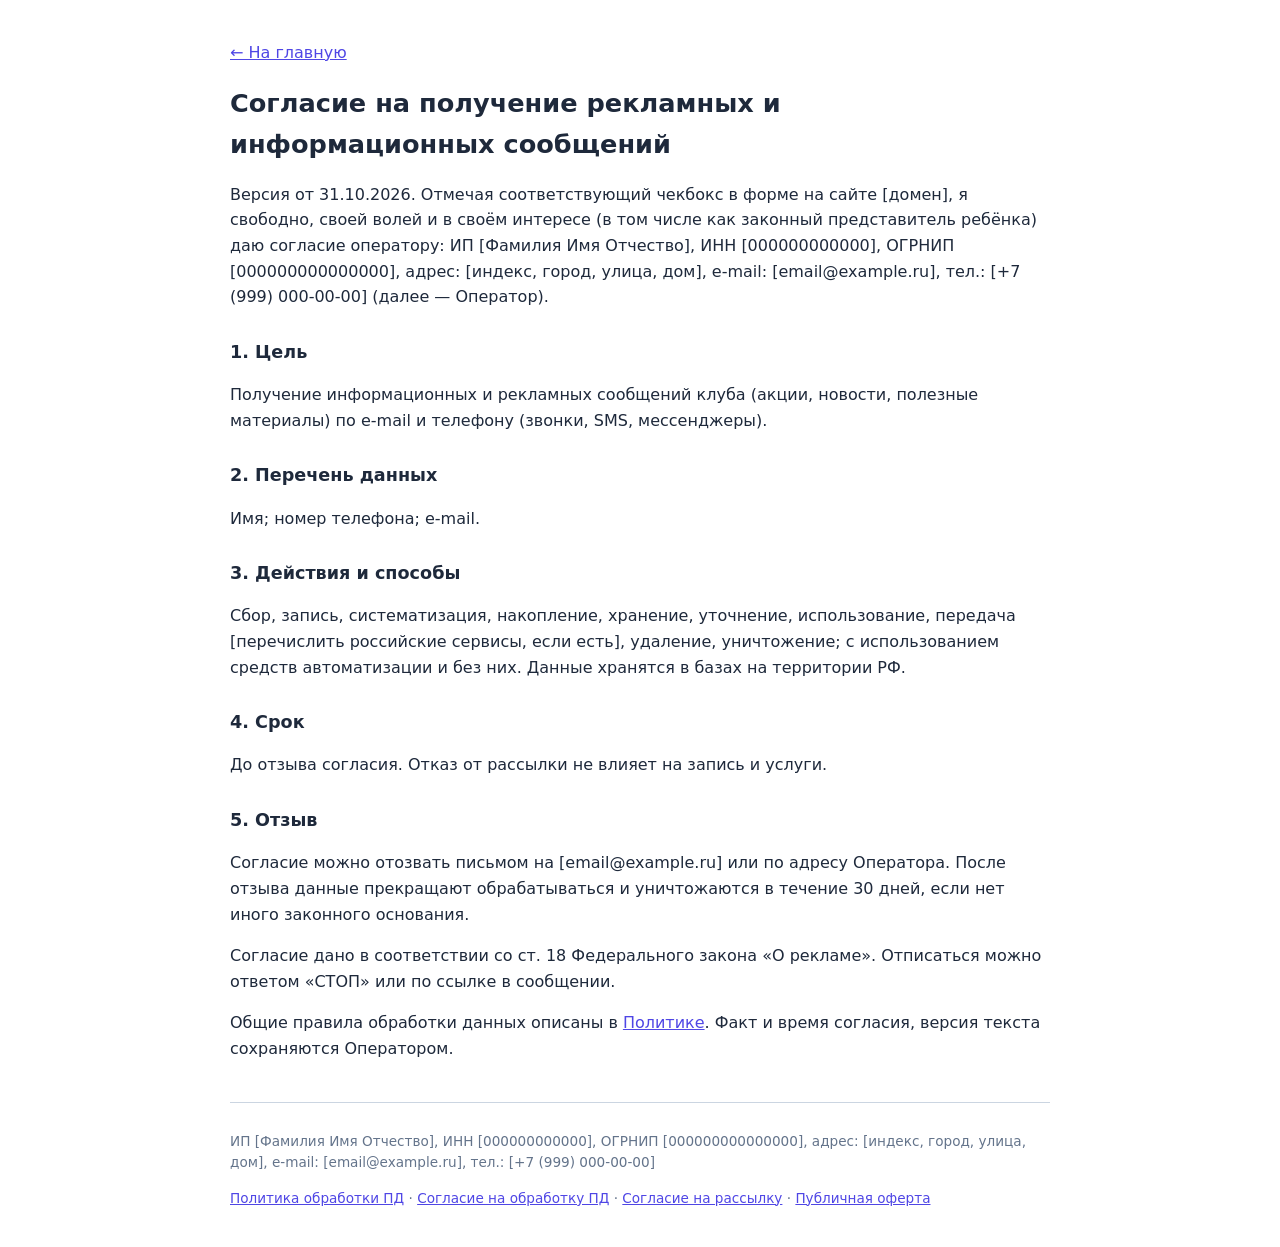
<file: consent-mailing.html>
<!DOCTYPE html><html lang="ru"><head><meta charset="UTF-8"><meta name="viewport" content="width=device-width, initial-scale=1"><meta name="robots" content="noindex, nofollow"><title>Согласие на получение рекламных и информационных сообщений | Клуб «Лойс»</title><style>body{font:16px/1.6 system-ui,sans-serif;max-width:820px;margin:0 auto;padding:24px;color:#1e293b}h1{font-size:1.6rem}h2{font-size:1.1rem;margin-top:1.6em}a{color:#4f46e5}footer{margin-top:3em;padding-top:1em;border-top:1px solid #cbd5e1;font-size:.85rem;color:#64748b}</style></head><body><p><a href="index.html">← На главную</a></p><h1>Согласие на получение рекламных и информационных сообщений</h1><p>Версия от 31.10.2026. Отмечая соответствующий чекбокс в форме на сайте [домен], я свободно, своей волей и в своём интересе (в том числе как законный представитель ребёнка) даю согласие оператору: ИП [Фамилия Имя Отчество], ИНН [000000000000], ОГРНИП [000000000000000], адрес: [индекс, город, улица, дом], e-mail: [email@example.ru], тел.: [+7 (999) 000-00-00] (далее — Оператор).</p>
<h2>1. Цель</h2><p>Получение информационных и рекламных сообщений клуба (акции, новости, полезные материалы) по e-mail и телефону (звонки, SMS, мессенджеры).</p>
<h2>2. Перечень данных</h2><p>Имя; номер телефона; e-mail.</p>
<h2>3. Действия и способы</h2><p>Сбор, запись, систематизация, накопление, хранение, уточнение, использование, передача [перечислить российские сервисы, если есть], удаление, уничтожение; с использованием средств автоматизации и без них. Данные хранятся в базах на территории РФ.</p>
<h2>4. Срок</h2><p>До отзыва согласия. Отказ от рассылки не влияет на запись и услуги.</p>
<h2>5. Отзыв</h2><p>Согласие можно отозвать письмом на [email@example.ru] или по адресу Оператора. После отзыва данные прекращают обрабатываться и уничтожаются в течение 30 дней, если нет иного законного основания.</p><p>Согласие дано в соответствии со ст. 18 Федерального закона «О рекламе». Отписаться можно ответом «СТОП» или по ссылке в сообщении.</p>
<p>Общие правила обработки данных описаны в <a href="privacy.html">Политике</a>. Факт и время согласия, версия текста сохраняются Оператором.</p><footer><p>ИП [Фамилия Имя Отчество], ИНН [000000000000], ОГРНИП [000000000000000], адрес: [индекс, город, улица, дом], e-mail: [email@example.ru], тел.: [+7 (999) 000-00-00]</p><p><a href="privacy.html">Политика обработки ПД</a> · <a href="consent.html">Согласие на обработку ПД</a> · <a href="consent-mailing.html">Согласие на рассылку</a> · <a href="offer.html">Публичная оферта</a></p></footer></body></html>
</file>
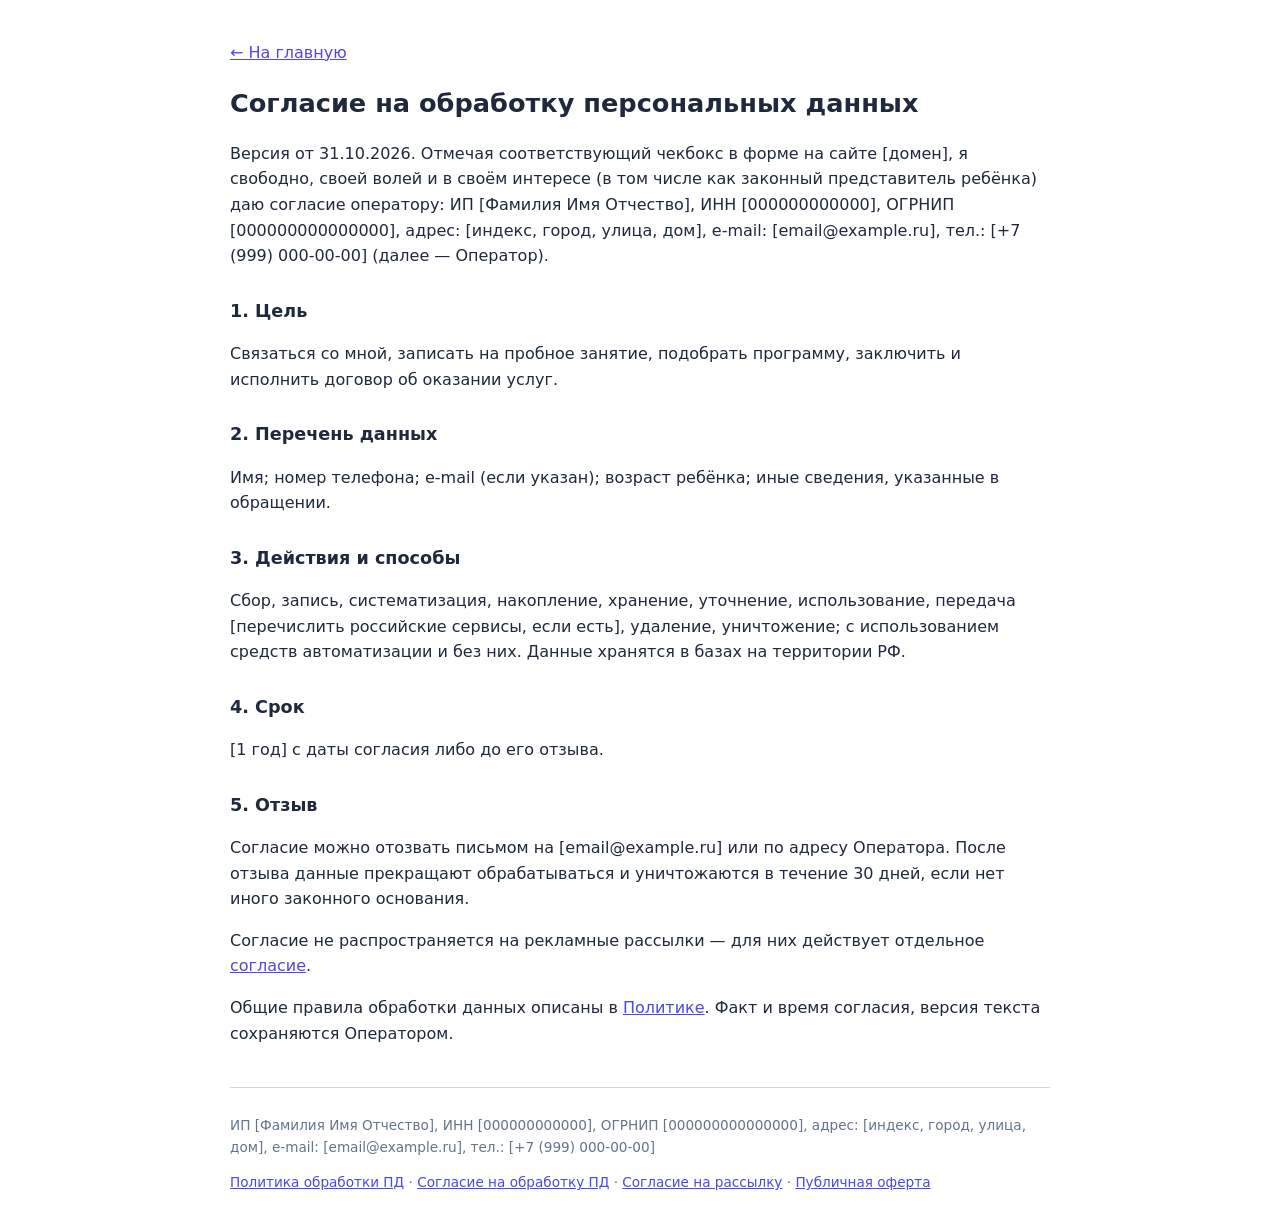
<file: consent.html>
<!DOCTYPE html><html lang="ru"><head><meta charset="UTF-8"><meta name="viewport" content="width=device-width, initial-scale=1"><meta name="robots" content="noindex, nofollow"><title>Согласие на обработку персональных данных | Клуб «Лойс»</title><style>body{font:16px/1.6 system-ui,sans-serif;max-width:820px;margin:0 auto;padding:24px;color:#1e293b}h1{font-size:1.6rem}h2{font-size:1.1rem;margin-top:1.6em}a{color:#4f46e5}footer{margin-top:3em;padding-top:1em;border-top:1px solid #cbd5e1;font-size:.85rem;color:#64748b}</style></head><body><p><a href="index.html">← На главную</a></p><h1>Согласие на обработку персональных данных</h1><p>Версия от 31.10.2026. Отмечая соответствующий чекбокс в форме на сайте [домен], я свободно, своей волей и в своём интересе (в том числе как законный представитель ребёнка) даю согласие оператору: ИП [Фамилия Имя Отчество], ИНН [000000000000], ОГРНИП [000000000000000], адрес: [индекс, город, улица, дом], e-mail: [email@example.ru], тел.: [+7 (999) 000-00-00] (далее — Оператор).</p>
<h2>1. Цель</h2><p>Связаться со мной, записать на пробное занятие, подобрать программу, заключить и исполнить договор об оказании услуг.</p>
<h2>2. Перечень данных</h2><p>Имя; номер телефона; e-mail (если указан); возраст ребёнка; иные сведения, указанные в обращении.</p>
<h2>3. Действия и способы</h2><p>Сбор, запись, систематизация, накопление, хранение, уточнение, использование, передача [перечислить российские сервисы, если есть], удаление, уничтожение; с использованием средств автоматизации и без них. Данные хранятся в базах на территории РФ.</p>
<h2>4. Срок</h2><p>[1 год] с даты согласия либо до его отзыва.</p>
<h2>5. Отзыв</h2><p>Согласие можно отозвать письмом на [email@example.ru] или по адресу Оператора. После отзыва данные прекращают обрабатываться и уничтожаются в течение 30 дней, если нет иного законного основания.</p><p>Согласие не распространяется на рекламные рассылки — для них действует отдельное <a href="consent-mailing.html">согласие</a>.</p>
<p>Общие правила обработки данных описаны в <a href="privacy.html">Политике</a>. Факт и время согласия, версия текста сохраняются Оператором.</p><footer><p>ИП [Фамилия Имя Отчество], ИНН [000000000000], ОГРНИП [000000000000000], адрес: [индекс, город, улица, дом], e-mail: [email@example.ru], тел.: [+7 (999) 000-00-00]</p><p><a href="privacy.html">Политика обработки ПД</a> · <a href="consent.html">Согласие на обработку ПД</a> · <a href="consent-mailing.html">Согласие на рассылку</a> · <a href="offer.html">Публичная оферта</a></p></footer></body></html>
</file>
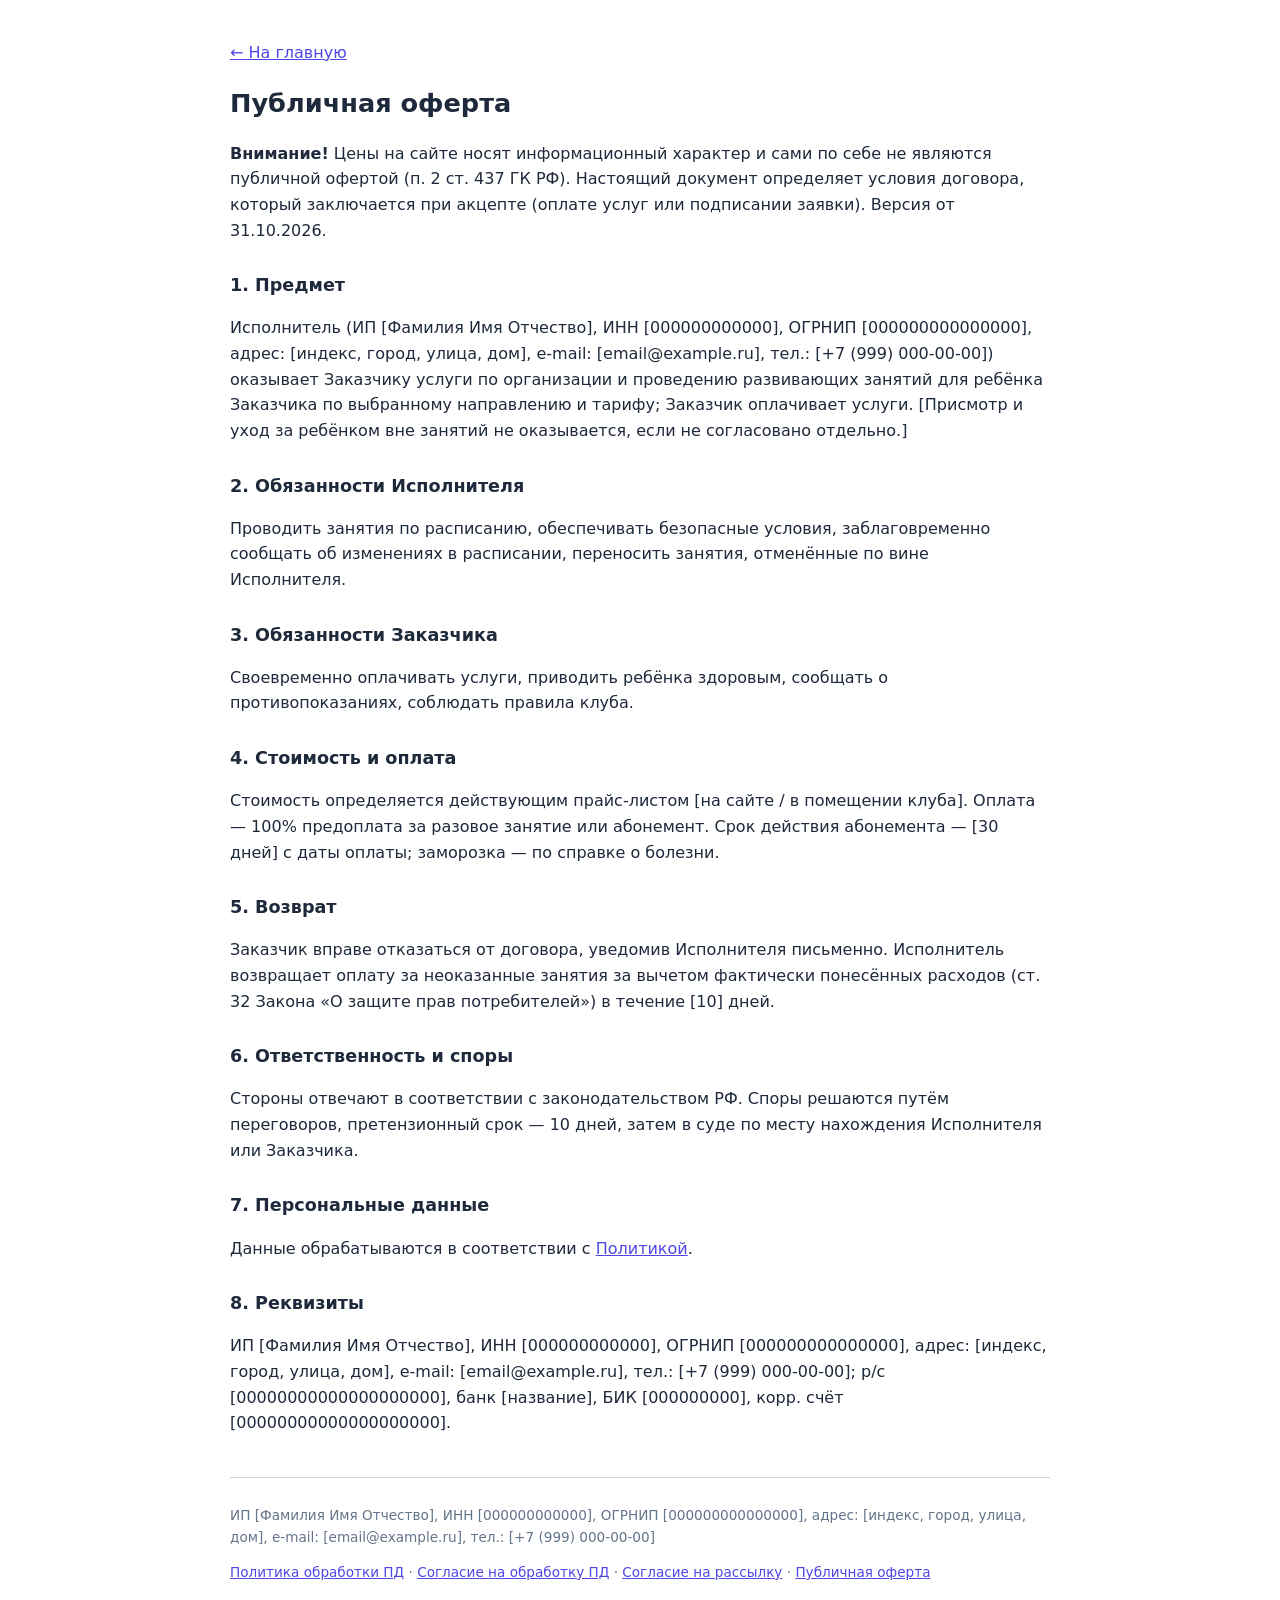
<file: offer.html>
<!DOCTYPE html><html lang="ru"><head><meta charset="UTF-8"><meta name="viewport" content="width=device-width, initial-scale=1"><meta name="robots" content="noindex, nofollow"><title>Публичная оферта | Клуб «Лойс»</title><style>body{font:16px/1.6 system-ui,sans-serif;max-width:820px;margin:0 auto;padding:24px;color:#1e293b}h1{font-size:1.6rem}h2{font-size:1.1rem;margin-top:1.6em}a{color:#4f46e5}footer{margin-top:3em;padding-top:1em;border-top:1px solid #cbd5e1;font-size:.85rem;color:#64748b}</style></head><body><p><a href="index.html">← На главную</a></p><h1>Публичная оферта</h1>
<p><b>Внимание!</b> Цены на сайте носят информационный характер и сами по себе не являются публичной офертой (п. 2 ст. 437 ГК РФ). Настоящий документ определяет условия договора, который заключается при акцепте (оплате услуг или подписании заявки). Версия от 31.10.2026.</p>
<h2>1. Предмет</h2><p>Исполнитель (ИП [Фамилия Имя Отчество], ИНН [000000000000], ОГРНИП [000000000000000], адрес: [индекс, город, улица, дом], e-mail: [email@example.ru], тел.: [+7 (999) 000-00-00]) оказывает Заказчику услуги по организации и проведению развивающих занятий для ребёнка Заказчика по выбранному направлению и тарифу; Заказчик оплачивает услуги. [Присмотр и уход за ребёнком вне занятий не оказывается, если не согласовано отдельно.]</p>
<h2>2. Обязанности Исполнителя</h2><p>Проводить занятия по расписанию, обеспечивать безопасные условия, заблаговременно сообщать об изменениях в расписании, переносить занятия, отменённые по вине Исполнителя.</p>
<h2>3. Обязанности Заказчика</h2><p>Своевременно оплачивать услуги, приводить ребёнка здоровым, сообщать о противопоказаниях, соблюдать правила клуба.</p>
<h2>4. Стоимость и оплата</h2><p>Стоимость определяется действующим прайс-листом [на сайте / в помещении клуба]. Оплата — 100% предоплата за разовое занятие или абонемент. Срок действия абонемента — [30 дней] с даты оплаты; заморозка — по справке о болезни.</p>
<h2>5. Возврат</h2><p>Заказчик вправе отказаться от договора, уведомив Исполнителя письменно. Исполнитель возвращает оплату за неоказанные занятия за вычетом фактически понесённых расходов (ст. 32 Закона «О защите прав потребителей») в течение [10] дней.</p>
<h2>6. Ответственность и споры</h2><p>Стороны отвечают в соответствии с законодательством РФ. Споры решаются путём переговоров, претензионный срок — 10 дней, затем в суде по месту нахождения Исполнителя или Заказчика.</p>
<h2>7. Персональные данные</h2><p>Данные обрабатываются в соответствии с <a href="privacy.html">Политикой</a>.</p>
<h2>8. Реквизиты</h2><p>ИП [Фамилия Имя Отчество], ИНН [000000000000], ОГРНИП [000000000000000], адрес: [индекс, город, улица, дом], e-mail: [email@example.ru], тел.: [+7 (999) 000-00-00]; р/с [00000000000000000000], банк [название], БИК [000000000], корр. счёт [00000000000000000000].</p><footer><p>ИП [Фамилия Имя Отчество], ИНН [000000000000], ОГРНИП [000000000000000], адрес: [индекс, город, улица, дом], e-mail: [email@example.ru], тел.: [+7 (999) 000-00-00]</p><p><a href="privacy.html">Политика обработки ПД</a> · <a href="consent.html">Согласие на обработку ПД</a> · <a href="consent-mailing.html">Согласие на рассылку</a> · <a href="offer.html">Публичная оферта</a></p></footer></body></html>
</file>
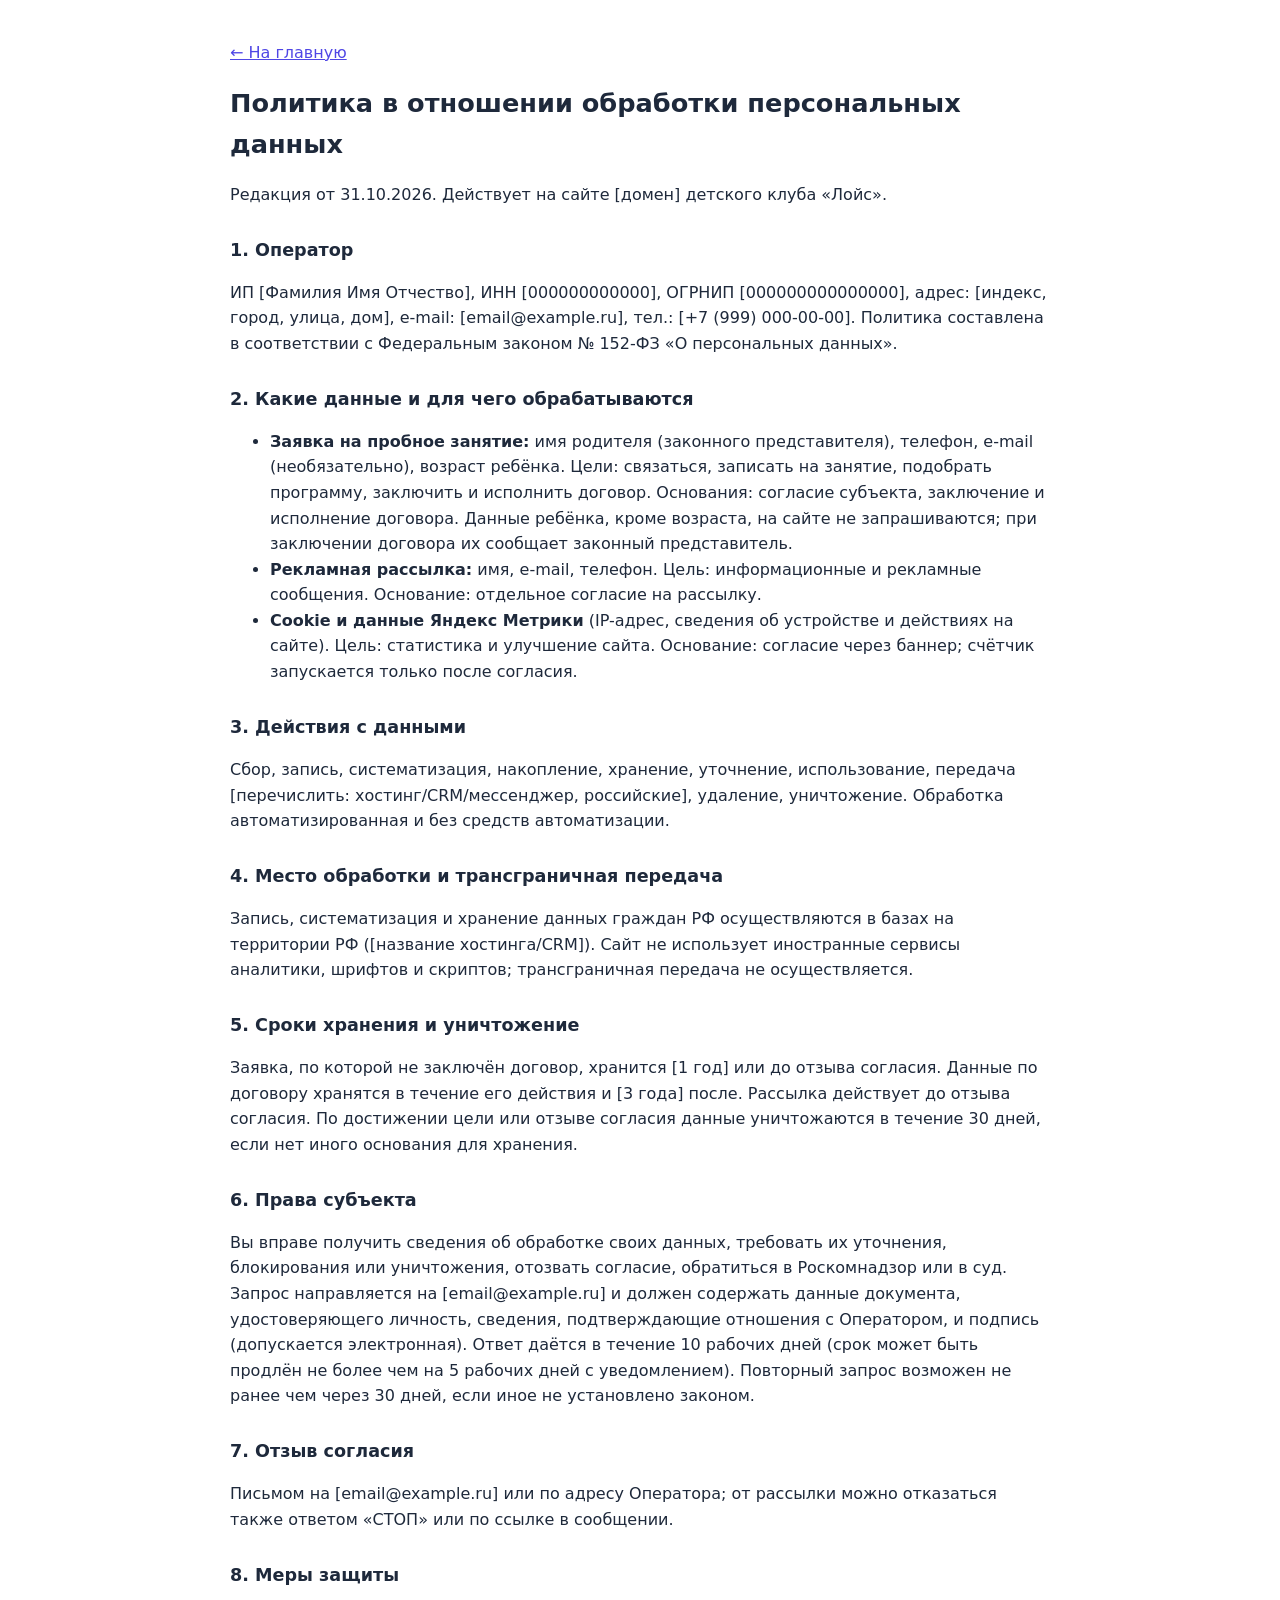
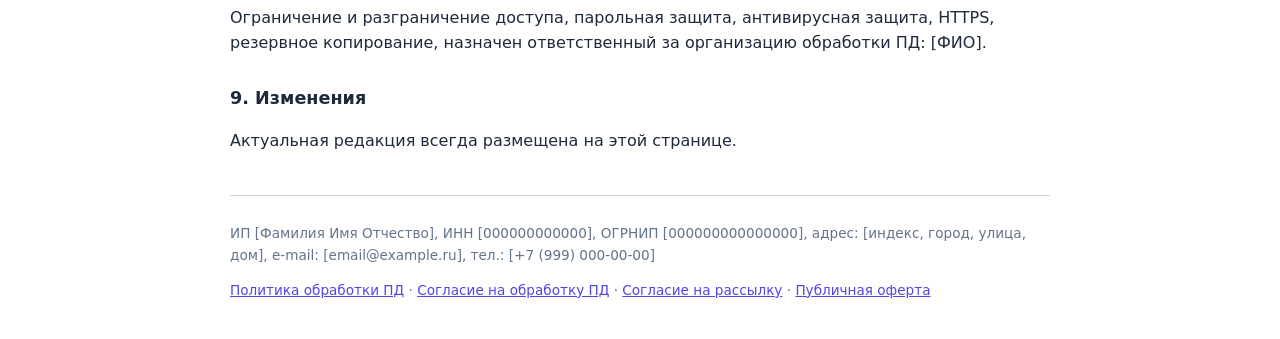
<file: privacy.html>
<!DOCTYPE html><html lang="ru"><head><meta charset="UTF-8"><meta name="viewport" content="width=device-width, initial-scale=1"><meta name="robots" content="noindex, nofollow"><title>Политика в отношении обработки персональных данных | Клуб «Лойс»</title><style>body{font:16px/1.6 system-ui,sans-serif;max-width:820px;margin:0 auto;padding:24px;color:#1e293b}h1{font-size:1.6rem}h2{font-size:1.1rem;margin-top:1.6em}a{color:#4f46e5}footer{margin-top:3em;padding-top:1em;border-top:1px solid #cbd5e1;font-size:.85rem;color:#64748b}</style></head><body><p><a href="index.html">← На главную</a></p><h1>Политика в отношении обработки персональных данных</h1>
<p>Редакция от 31.10.2026. Действует на сайте [домен] детского клуба «Лойс».</p>
<h2>1. Оператор</h2><p>ИП [Фамилия Имя Отчество], ИНН [000000000000], ОГРНИП [000000000000000], адрес: [индекс, город, улица, дом], e-mail: [email@example.ru], тел.: [+7 (999) 000-00-00]. Политика составлена в соответствии с Федеральным законом № 152-ФЗ «О персональных данных».</p>
<h2>2. Какие данные и для чего обрабатываются</h2><ul>
<li><b>Заявка на пробное занятие:</b> имя родителя (законного представителя), телефон, e-mail (необязательно), возраст ребёнка. Цели: связаться, записать на занятие, подобрать программу, заключить и исполнить договор. Основания: согласие субъекта, заключение и исполнение договора. Данные ребёнка, кроме возраста, на сайте не запрашиваются; при заключении договора их сообщает законный представитель.</li>
<li><b>Рекламная рассылка:</b> имя, e-mail, телефон. Цель: информационные и рекламные сообщения. Основание: отдельное согласие на рассылку.</li>
<li><b>Cookie и данные Яндекс Метрики</b> (IP-адрес, сведения об устройстве и действиях на сайте). Цель: статистика и улучшение сайта. Основание: согласие через баннер; счётчик запускается только после согласия.</li></ul>
<h2>3. Действия с данными</h2><p>Сбор, запись, систематизация, накопление, хранение, уточнение, использование, передача [перечислить: хостинг/CRM/мессенджер, российские], удаление, уничтожение. Обработка автоматизированная и без средств автоматизации.</p>
<h2>4. Место обработки и трансграничная передача</h2><p>Запись, систематизация и хранение данных граждан РФ осуществляются в базах на территории РФ ([название хостинга/CRM]). Сайт не использует иностранные сервисы аналитики, шрифтов и скриптов; трансграничная передача не осуществляется.</p>
<h2>5. Сроки хранения и уничтожение</h2><p>Заявка, по которой не заключён договор, хранится [1 год] или до отзыва согласия. Данные по договору хранятся в течение его действия и [3 года] после. Рассылка действует до отзыва согласия. По достижении цели или отзыве согласия данные уничтожаются в течение 30 дней, если нет иного основания для хранения.</p>
<h2>6. Права субъекта</h2><p>Вы вправе получить сведения об обработке своих данных, требовать их уточнения, блокирования или уничтожения, отозвать согласие, обратиться в Роскомнадзор или в суд. Запрос направляется на [email@example.ru] и должен содержать данные документа, удостоверяющего личность, сведения, подтверждающие отношения с Оператором, и подпись (допускается электронная). Ответ даётся в течение 10 рабочих дней (срок может быть продлён не более чем на 5 рабочих дней с уведомлением). Повторный запрос возможен не ранее чем через 30 дней, если иное не установлено законом.</p>
<h2>7. Отзыв согласия</h2><p>Письмом на [email@example.ru] или по адресу Оператора; от рассылки можно отказаться также ответом «СТОП» или по ссылке в сообщении.</p>
<h2>8. Меры защиты</h2><p>Ограничение и разграничение доступа, парольная защита, антивирусная защита, HTTPS, резервное копирование, назначен ответственный за организацию обработки ПД: [ФИО].</p>
<h2>9. Изменения</h2><p>Актуальная редакция всегда размещена на этой странице.</p><footer><p>ИП [Фамилия Имя Отчество], ИНН [000000000000], ОГРНИП [000000000000000], адрес: [индекс, город, улица, дом], e-mail: [email@example.ru], тел.: [+7 (999) 000-00-00]</p><p><a href="privacy.html">Политика обработки ПД</a> · <a href="consent.html">Согласие на обработку ПД</a> · <a href="consent-mailing.html">Согласие на рассылку</a> · <a href="offer.html">Публичная оферта</a></p></footer></body></html>
</file>
